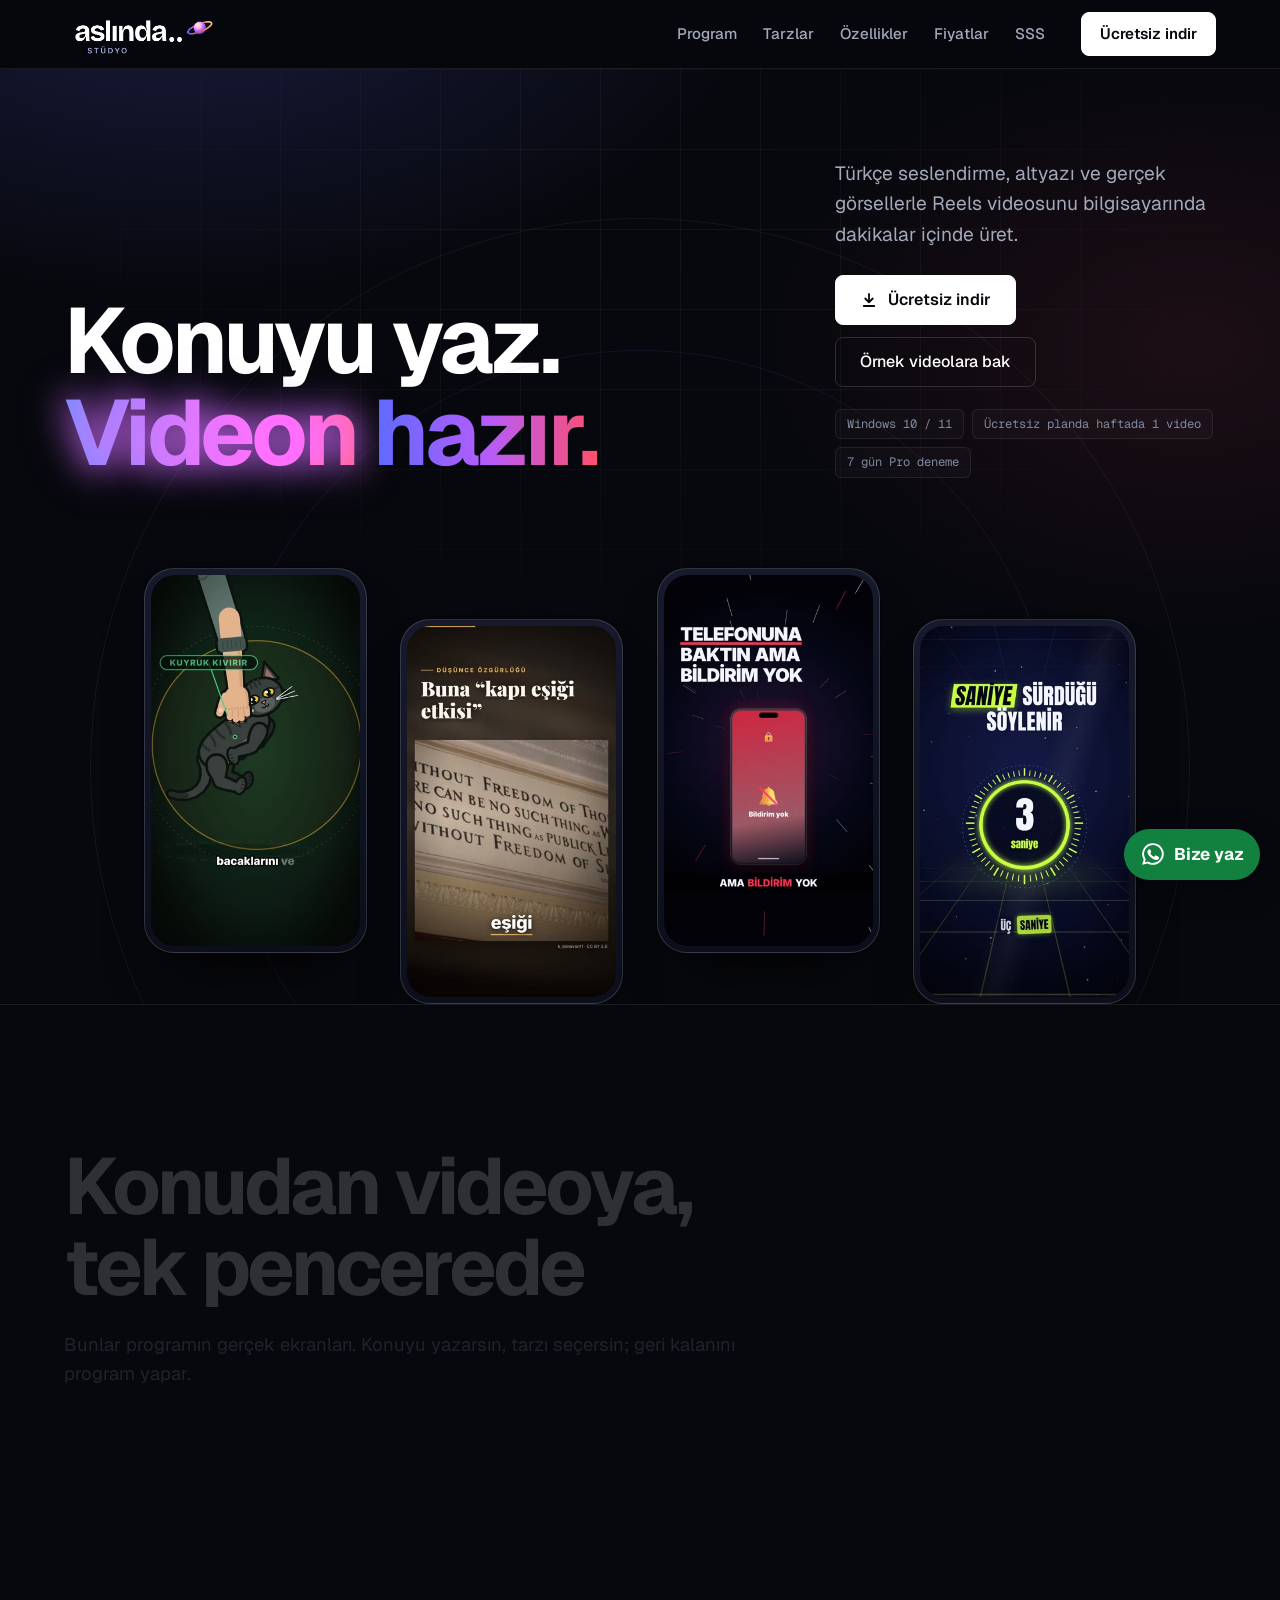
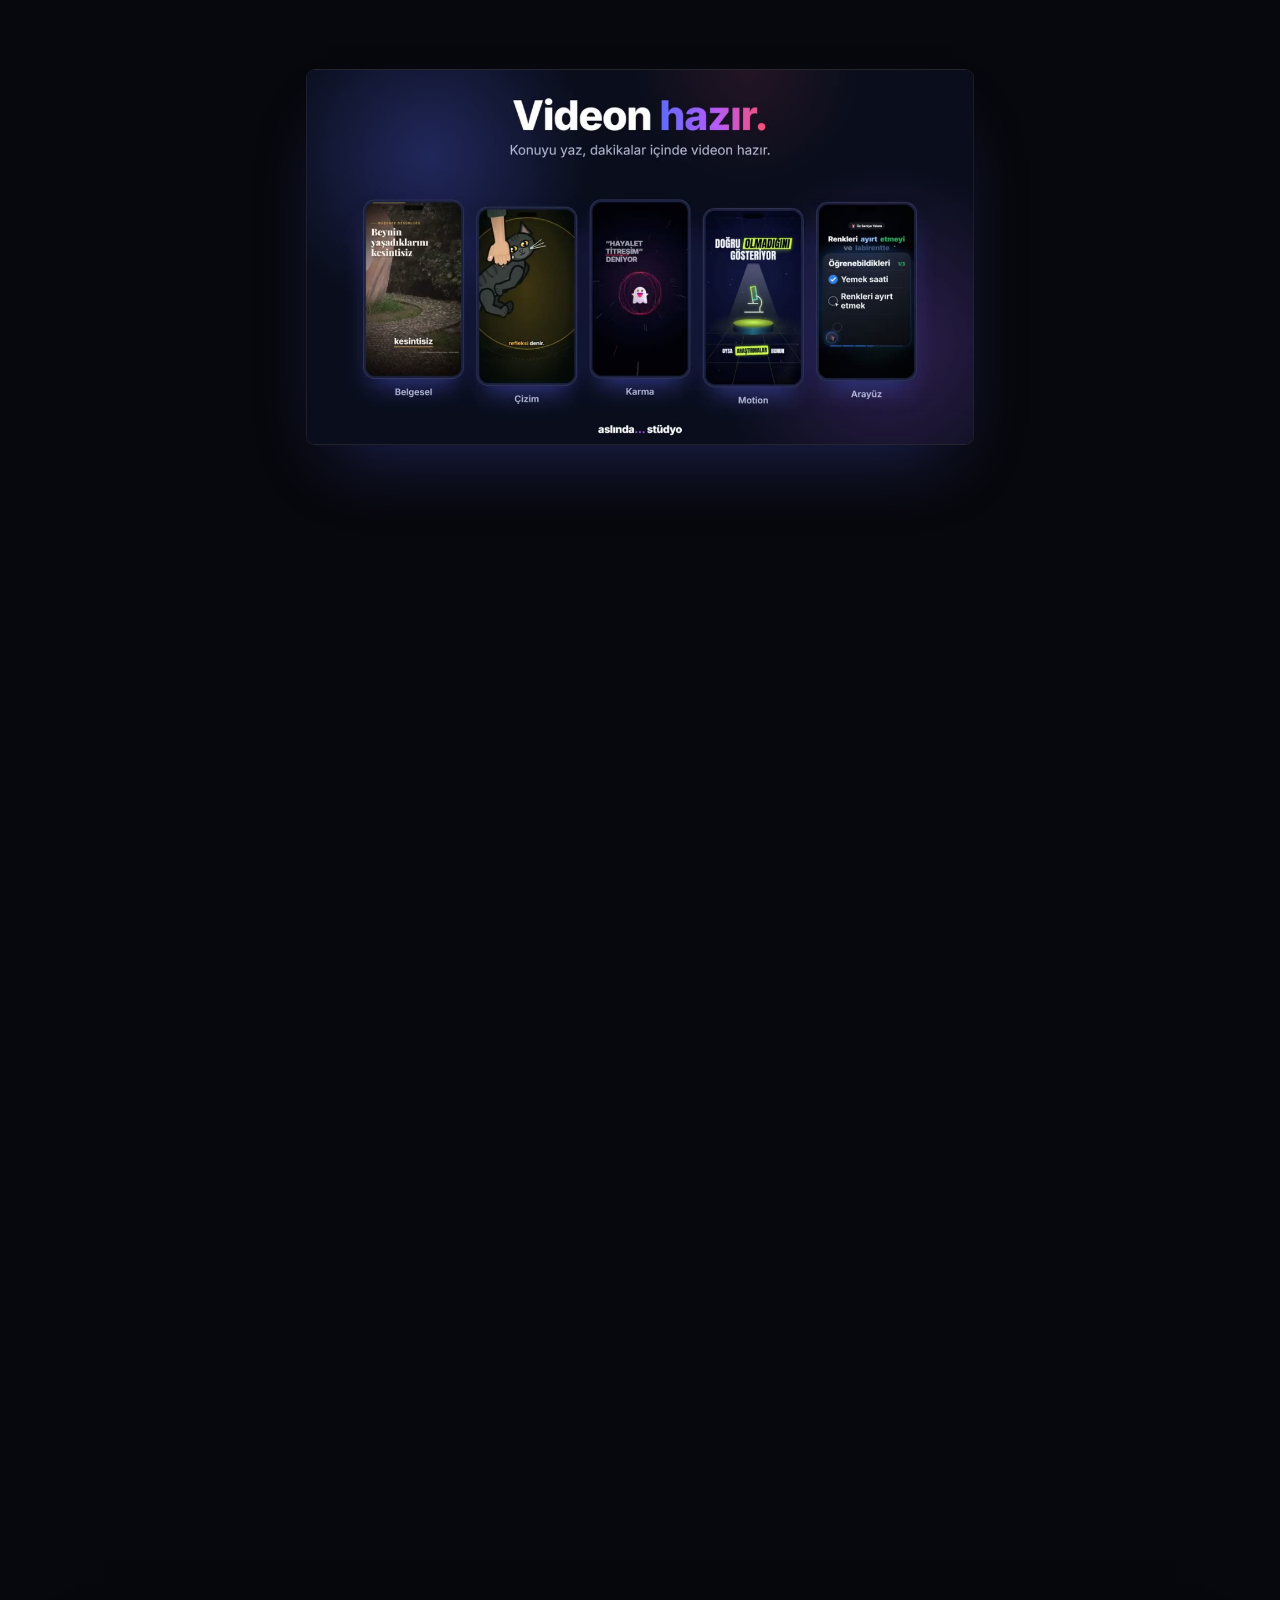
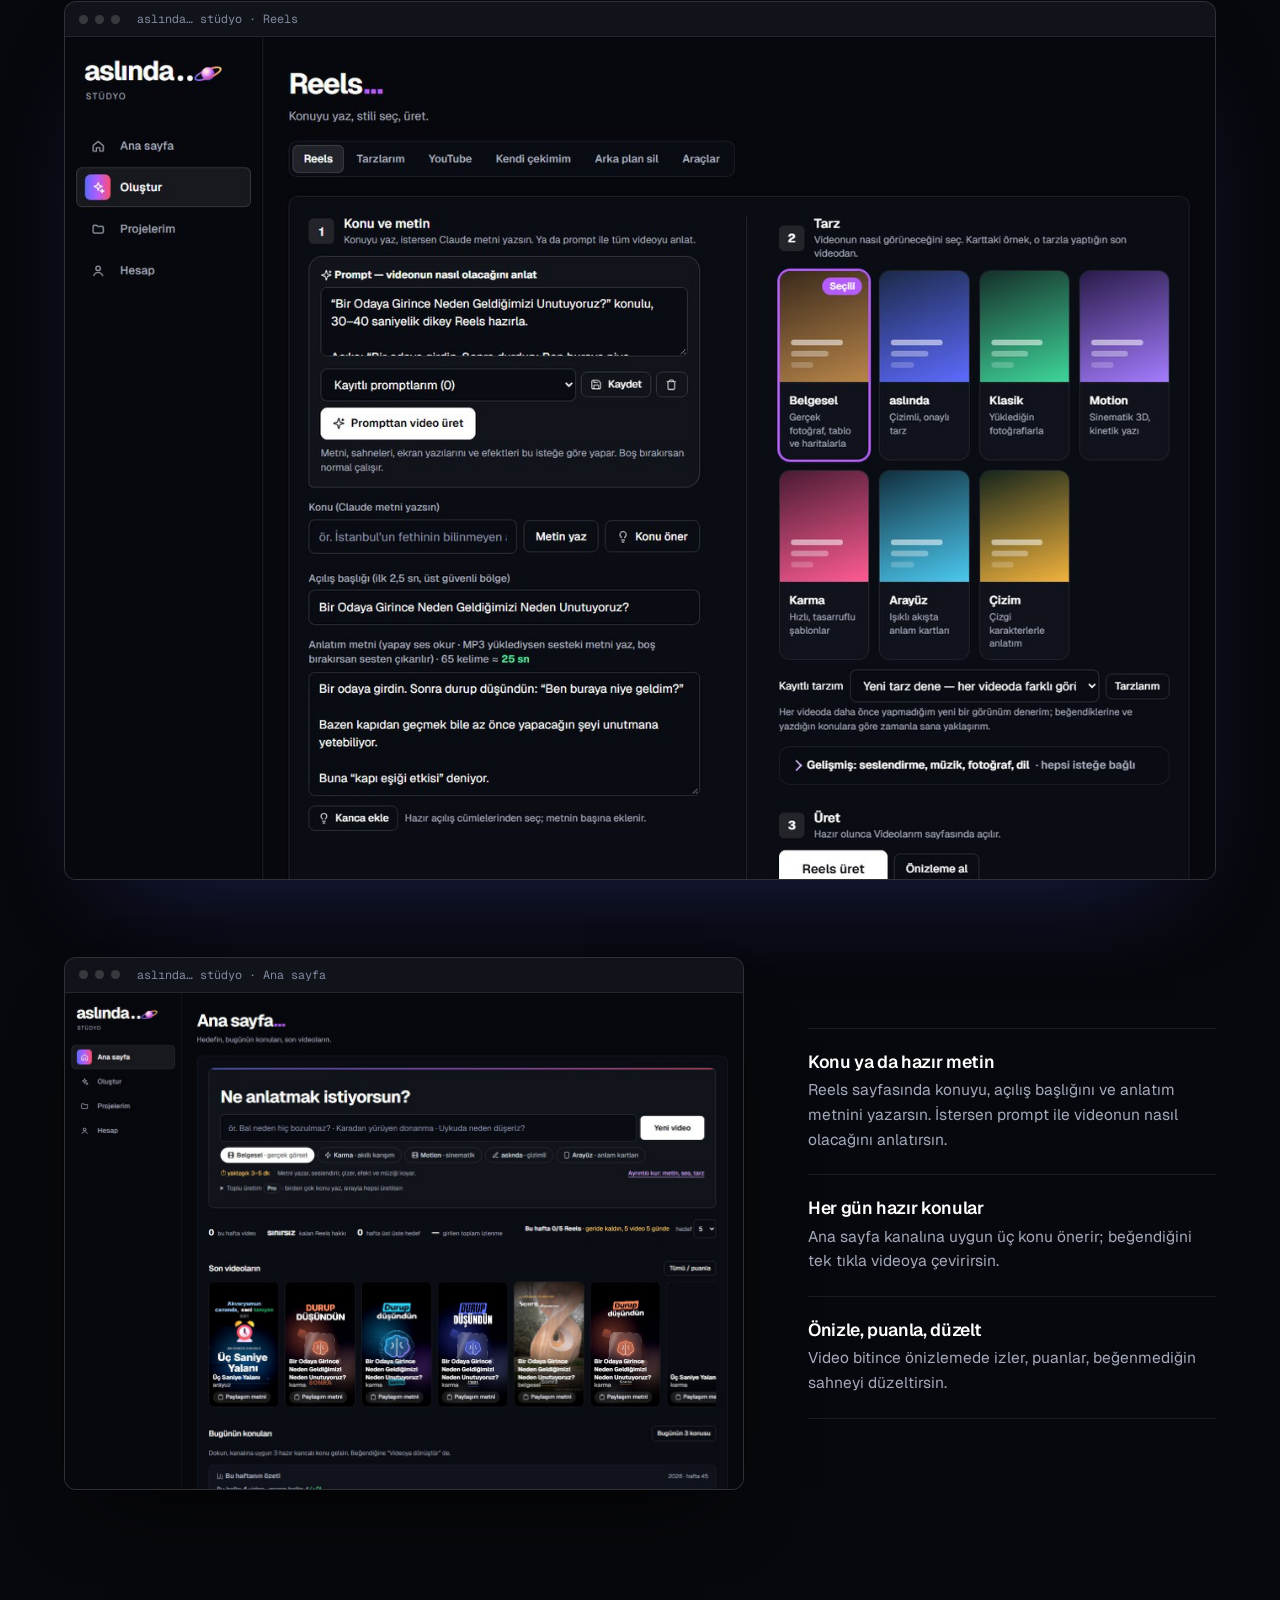
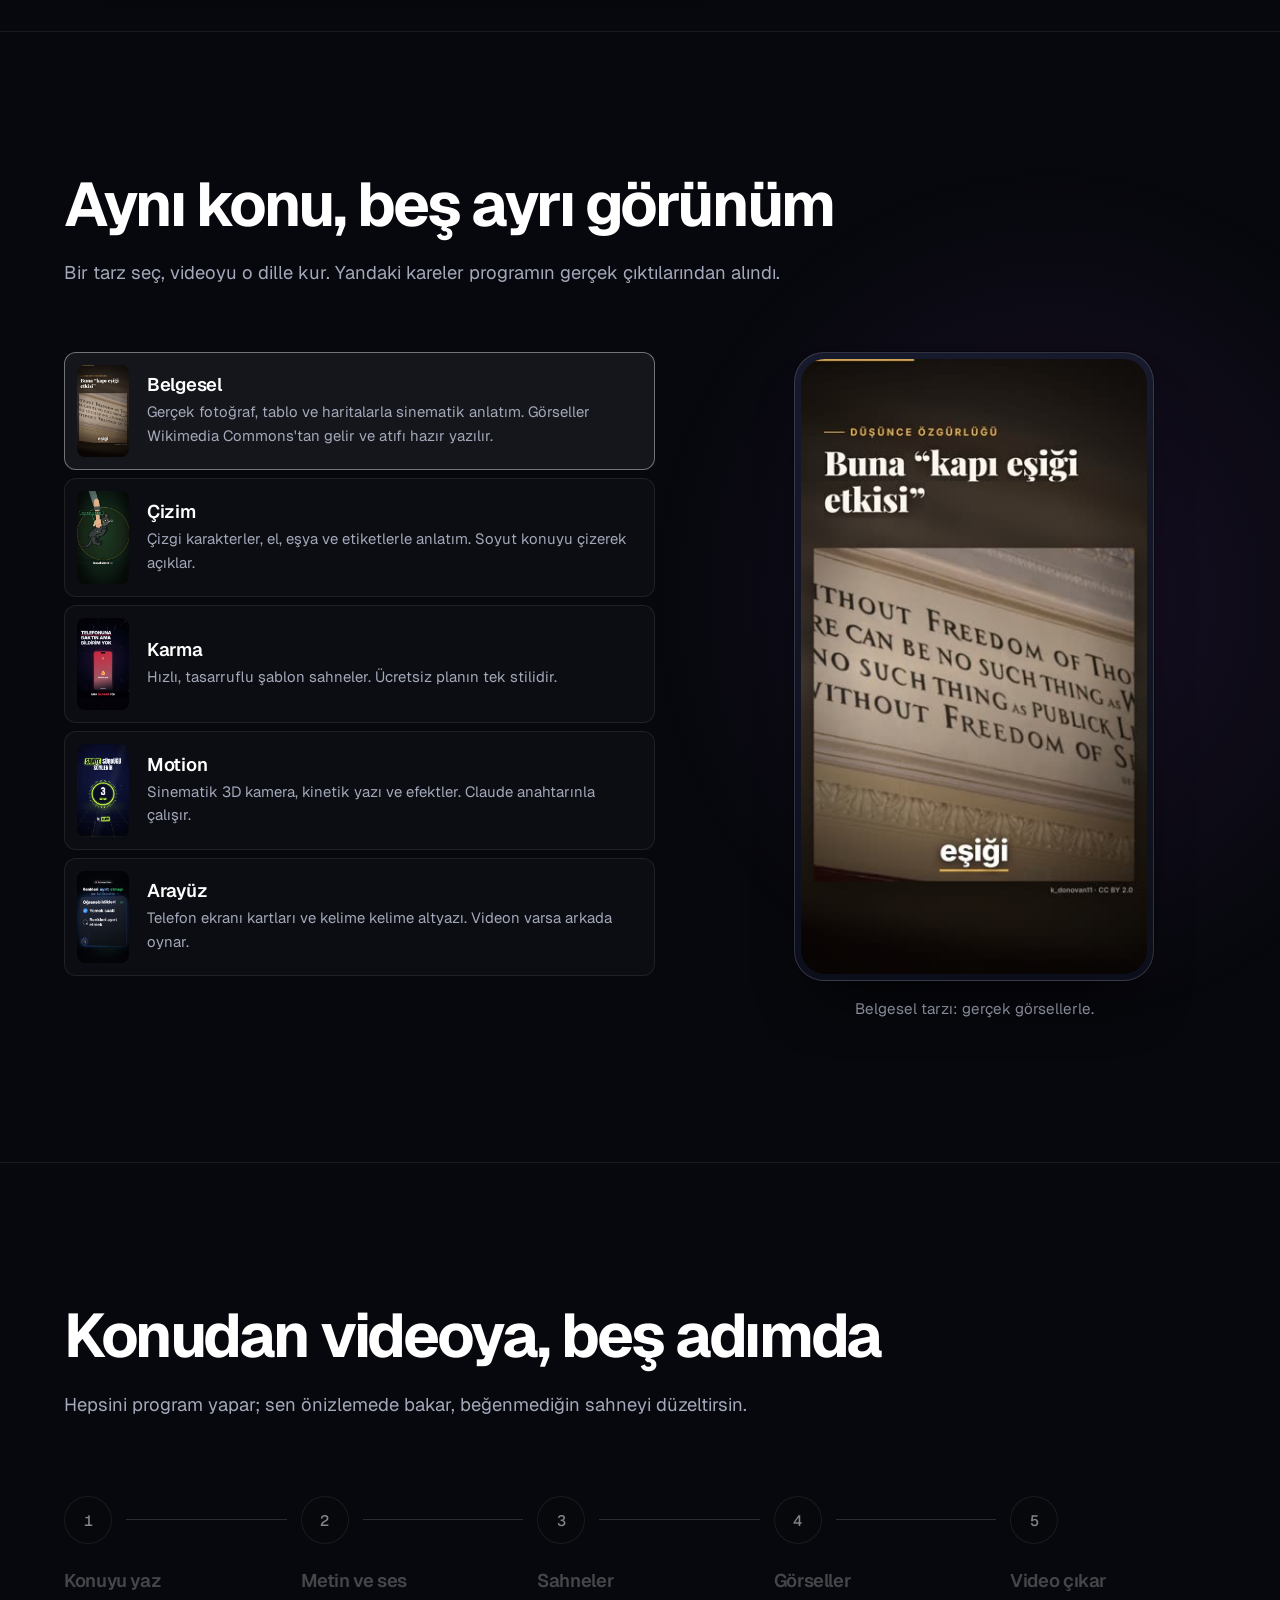
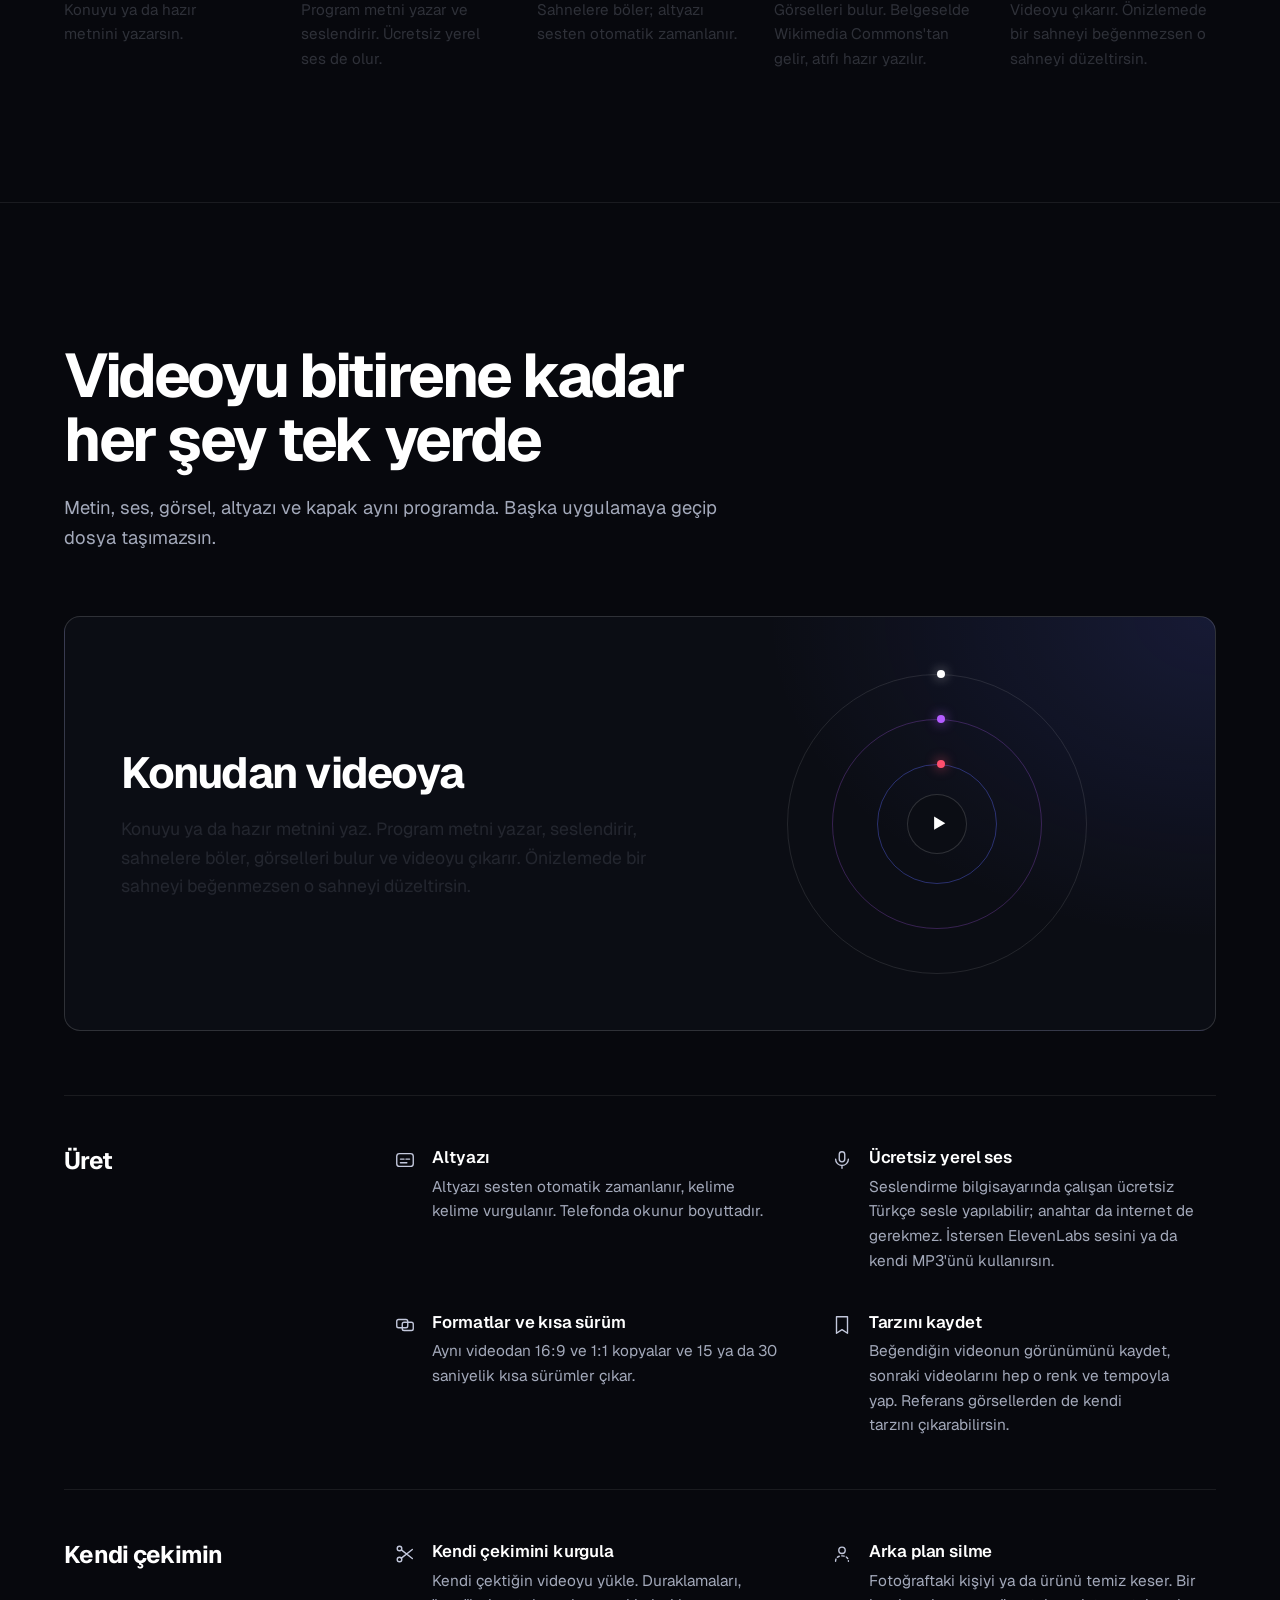
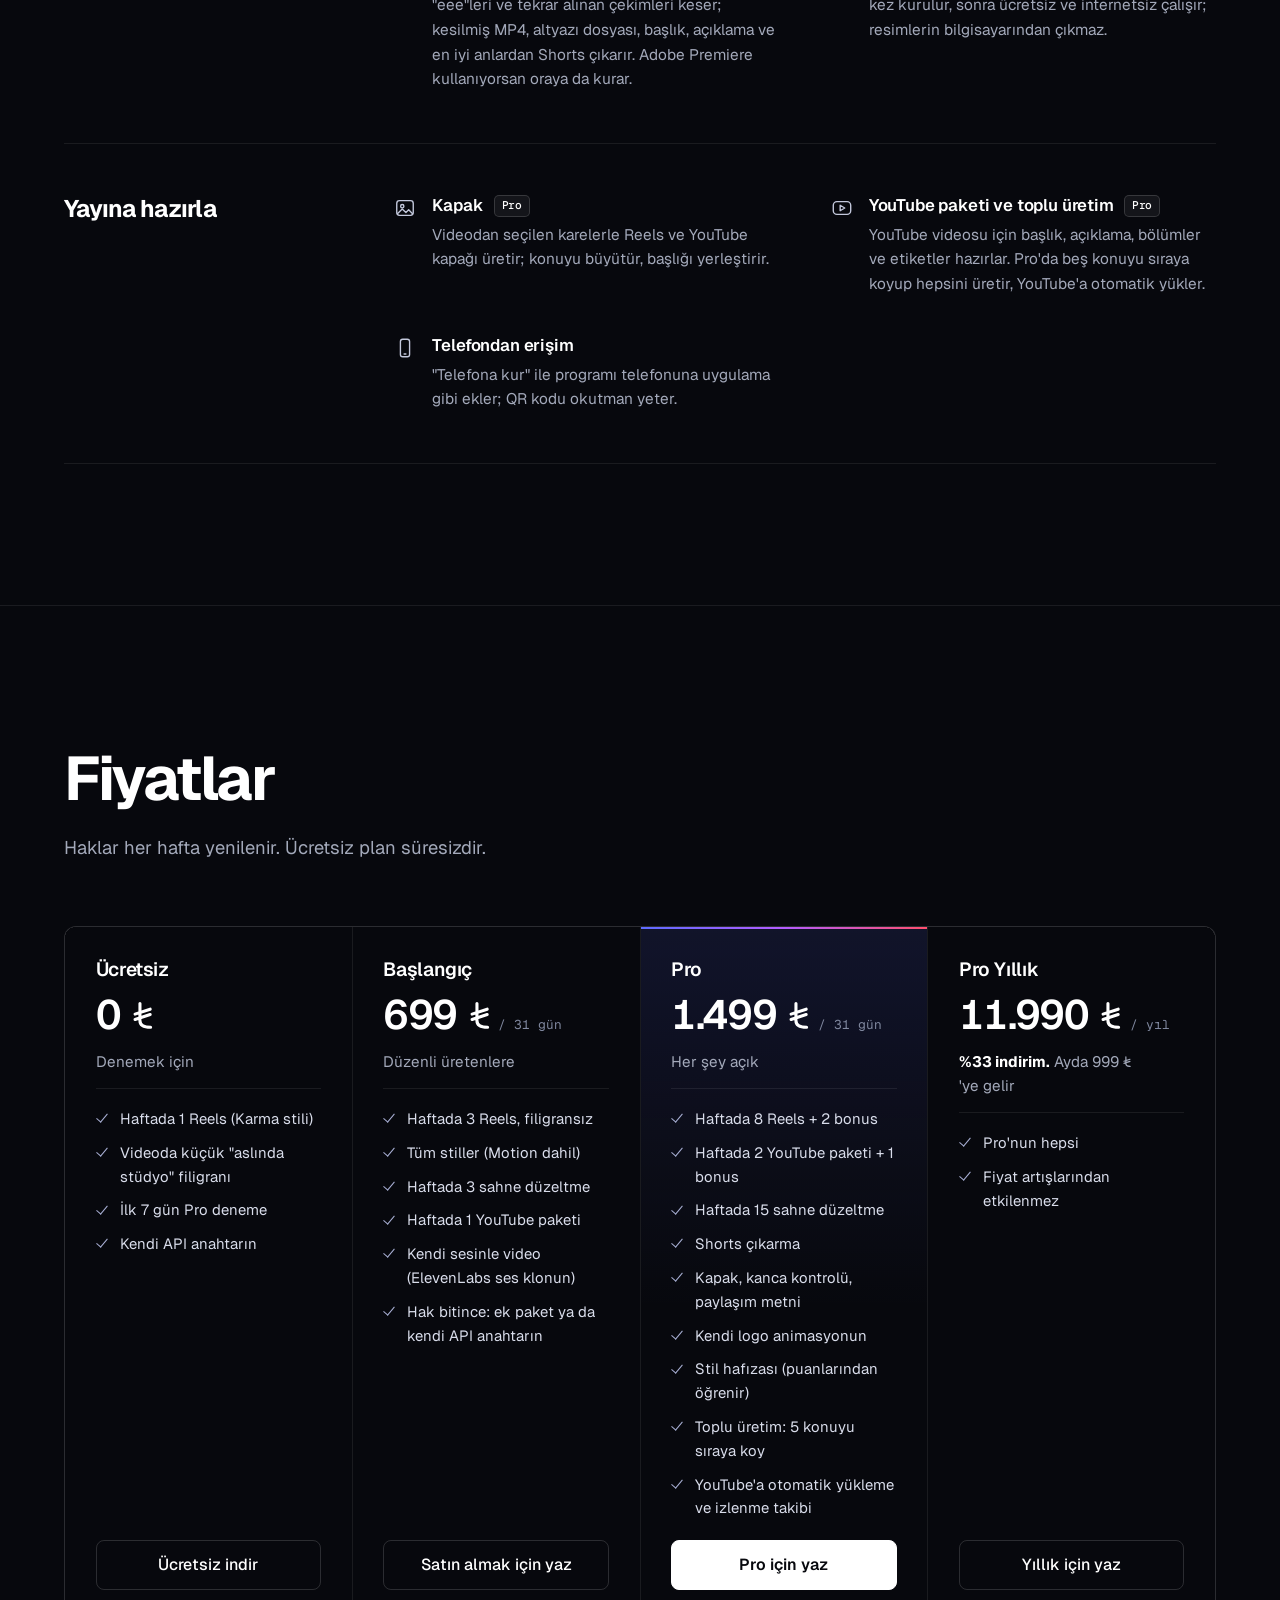
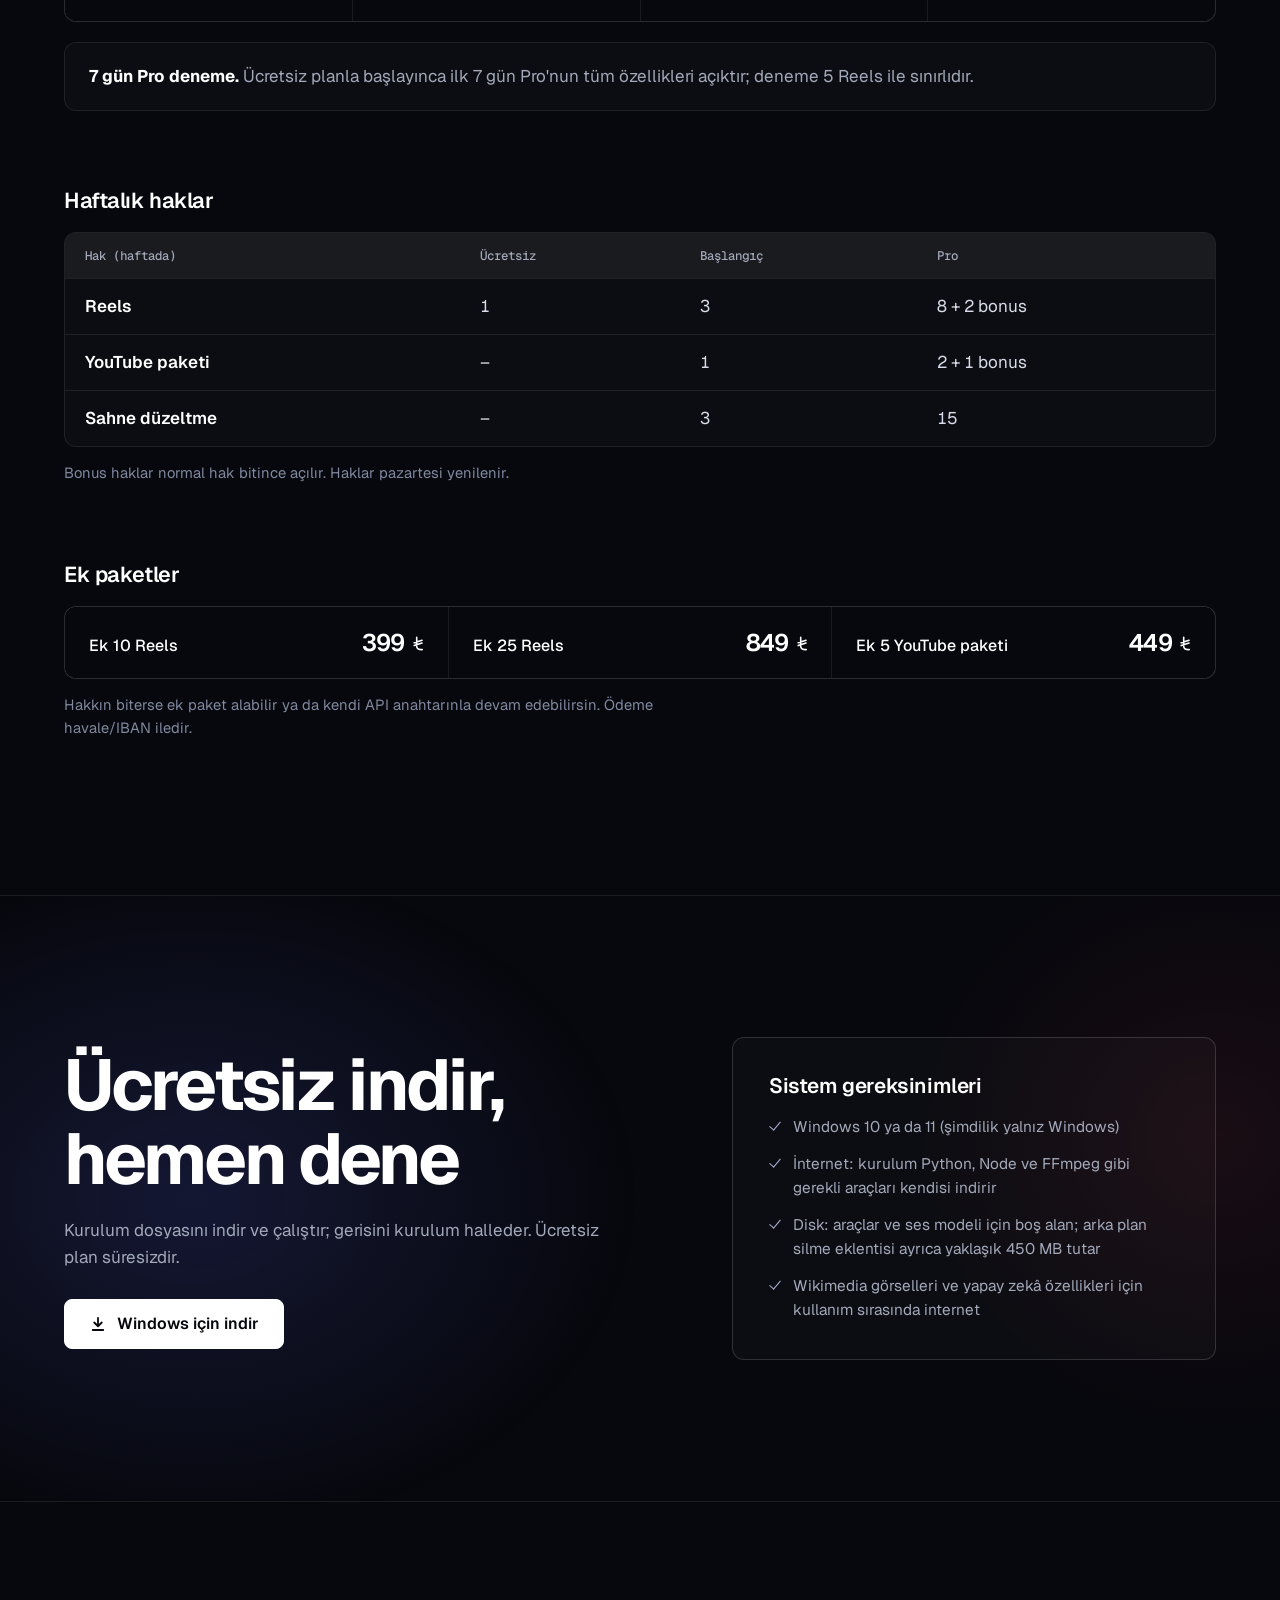
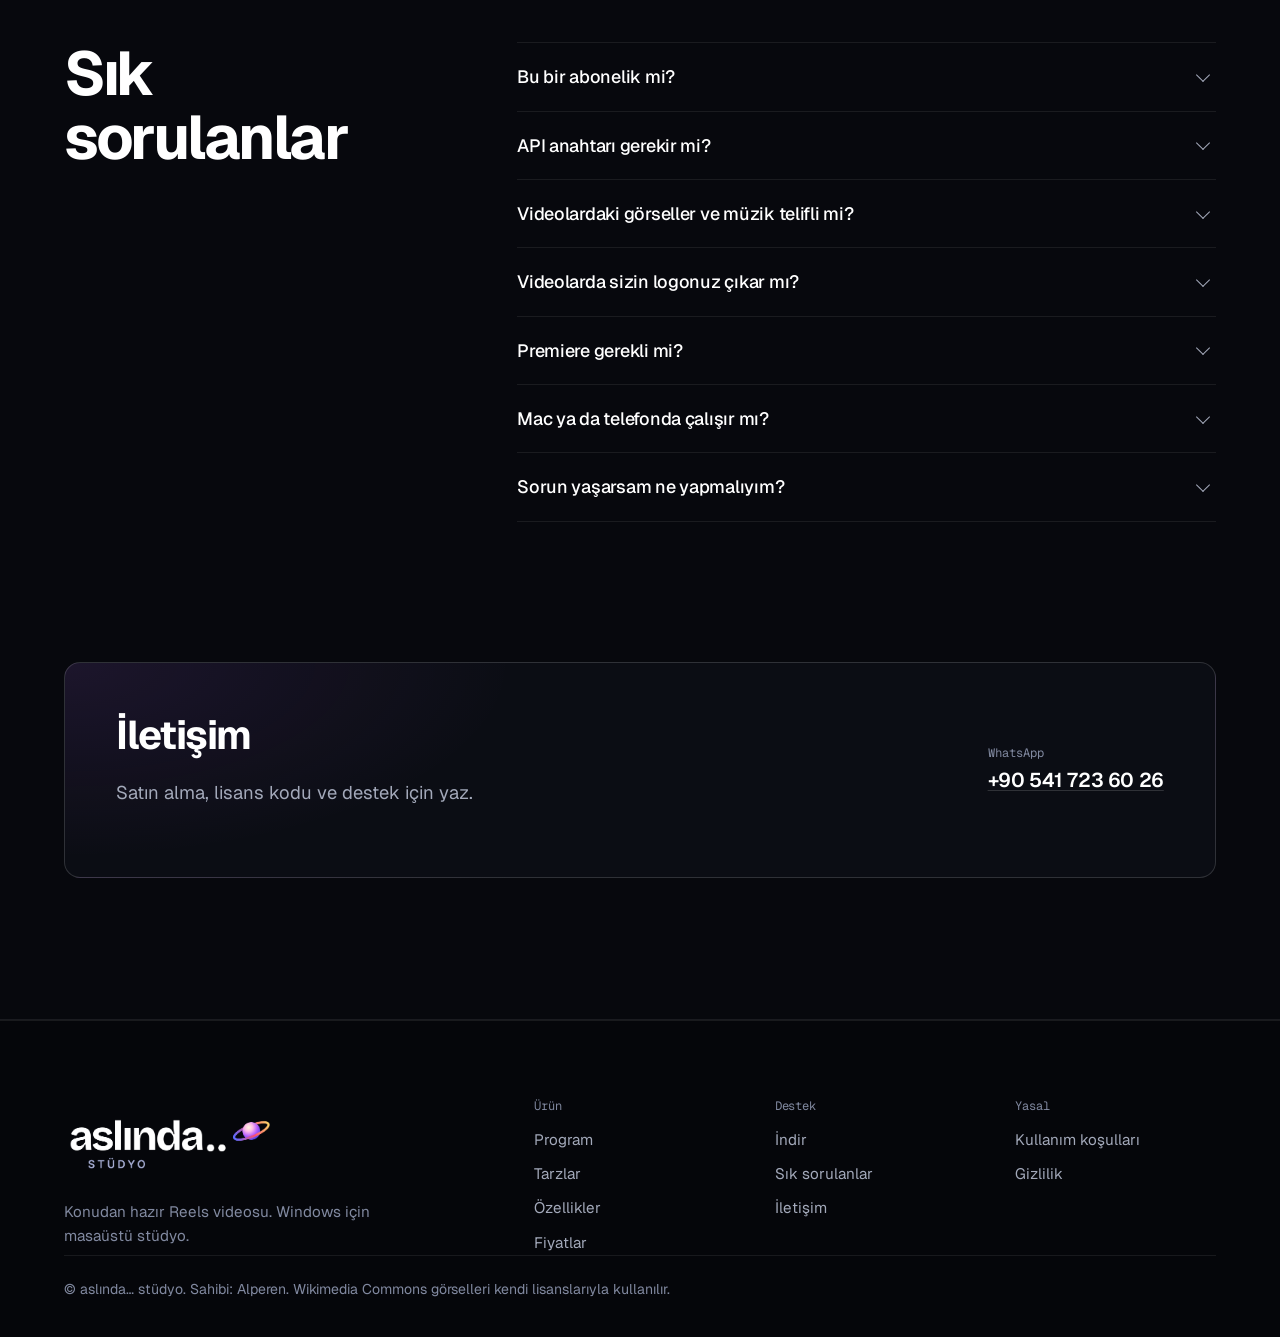
<file: index.html>
<!doctype html>
<html lang="tr">
<head>
<meta charset="utf-8">
<meta name="viewport" content="width=device-width,initial-scale=1">
<title>aslında… stüdyo | Konudan hazır Reels videosu</title>
<meta name="description" content="Konuyu yaz, Türkçe seslendirmeli, altyazılı, gerçek görselli Reels videon dakikalar içinde bilgisayarında hazır. Windows için masaüstü stüdyo.">
<meta name="theme-color" content="#07080d">
<link rel="icon" type="image/svg+xml" href="medya/marka/ikon.svg"><link rel="apple-touch-icon" href="medya/marka/ikon.png">

<link rel="stylesheet" href="font/font.css">

<link rel="stylesheet" href="stil.css">
</head>
<body>
<div class="loader" aria-hidden="true"><div class="loader-in"><img src="medya/marka/ikon.svg" alt="" width="96" height="96"><span class="loader-bar"></span></div></div><script src="gecis.js"></script>
<svg width="0" height="0" style="position:absolute" aria-hidden="true" focusable="false">
  <defs>
    <symbol id="tl" viewBox="0 0 10 14"><path d="M3.4 1.2V9.6Q3.4 12.8 8.6 12.8M1 6.4 8.4 4M1 9 8.4 6.6" fill="none" stroke="currentColor" stroke-width="1.5" stroke-linecap="round"/></symbol>
  </defs>
</svg>
<a class="skip" href="#icerik">İçeriğe geç</a>

<header class="top">
  <div class="wrap">
    <a class="logo" href="#top"><img src="medya/marka/logo.png" alt="aslında… stüdyo" width="1241" height="446"></a>
    <nav class="main" aria-label="Ana menü">
      <a href="#program">Program</a><a href="#tarzlar">Tarzlar</a><a href="#ozellikler">Özellikler</a><a href="#fiyat">Fiyatlar</a><a href="#sss">SSS</a>
    </nav>
    <a class="btn pri sm" href="https://github.com/Alperen12211/aslinda-site/releases/latest/download/aslinda-kurulum.exe" rel="noopener">Ücretsiz indir</a>
  </div>
  <i class="prog" id="prog" aria-hidden="true"></i>
</header>

<main id="icerik">
<section class="hero" aria-labelledby="h1" id="top">
  <div class="wrap hero-top">
    <h1 id="h1" data-words>Konuyu yaz.<br><span class="acc">Videon hazır.</span></h1>
    <div class="copy">
      <p class="lead">Türkçe seslendirme, altyazı ve gerçek görsellerle Reels videosunu bilgisayarında dakikalar içinde üret.</p>
      <div class="cta">
        <a class="btn pri" href="https://github.com/Alperen12211/aslinda-site/releases/latest/download/aslinda-kurulum.exe" rel="noopener"><svg viewBox="0 0 24 24" fill="none" stroke="currentColor" stroke-width="2.4" stroke-linecap="round" stroke-linejoin="round" aria-hidden="true"><path d="M12 4v11m0 0-5-5m5 5 5-5M5 20h14"/></svg>Ücretsiz indir</a>
        <a class="btn sec" href="#tarzlar">Örnek videolara bak</a>
      </div>
      <ul class="fine"><li>Windows 10 / 11</li><li>Ücretsiz planda haftada 1 video</li><li>7 gün Pro deneme</li></ul>
    </div>
  </div>
  <div class="stagebox">
    <div class="orbit" aria-hidden="true"><b></b><b></b><i></i><i></i></div>
    <div class="frieze" id="fan" role="group" aria-label="Programla üretilmiş örnek videolar">
      <figure class="ph" style="--i:0" aria-label="Çizim tarzı örnek video"><div class="vid"><video muted loop playsinline preload="metadata" poster="medya/cizim.jpg" data-autoplay><source src="medya/cizim.mp4" type="video/mp4"></video></div></figure>
      <figure class="ph" style="--i:1" aria-label="Belgesel tarzı örnek video"><div class="vid"><video muted loop playsinline preload="metadata" poster="medya/belgesel.jpg" data-autoplay><source src="medya/belgesel.mp4" type="video/mp4"></video></div></figure>
      <figure class="ph" style="--i:2" aria-label="Karma tarzı örnek video"><div class="vid"><video muted loop playsinline preload="metadata" poster="medya/karma.jpg" data-autoplay><source src="medya/karma.mp4" type="video/mp4"></video></div></figure>
      <figure class="ph" style="--i:3" aria-label="Motion tarzı örnek video"><div class="vid"><video muted loop playsinline preload="metadata" poster="medya/motion.jpg" data-autoplay><source src="medya/motion.mp4" type="video/mp4"></video></div></figure>
    </div>
  </div>
</section>
<div class="band" aria-hidden="true"></div>

<section id="program" class="sec" aria-labelledby="h-prog">
  <div class="wrap">
    <div class="shead">
      <h2 id="h-prog" data-scrub>Konudan videoya, tek pencerede</h2>
      <p class="lede" data-scrub>Bunlar programın gerçek ekranları. Konuyu yazarsın, tarzı seçersin; geri kalanını program yapar.</p>
    </div>
  </div>
  <div class="scene" data-scene><div class="scene-in">
    <figure class="demo" aria-label="Konuyu yazıp videonun hazırlanmasını gösteren kısa tanıtım">
      <video muted loop playsinline preload="metadata" poster="medya/demo.jpg" width="1280" height="720" data-autoplay aria-label="Tanıtım videosu: konuyu yaz, Video oluştur'a bas, videon hazır"><source src="medya/demo.mp4" type="video/mp4"></video>
    </figure>
  </div></div>
  <div class="wrap">
    <figure class="win big rv">
      <div class="bar" aria-hidden="true"><span></span><span></span><span></span><em>aslında… stüdyo · Reels</em></div>
      <a class="shot" href="medya/arayuz-reels.jpg" target="_blank" rel="noopener"><img src="medya/arayuz-reels.jpg" width="1366" height="1000" alt="Programın Reels sayfası: video stili, prompt, konu, açılış başlığı ve anlatım metni alanları"></a>
    </figure>
    <div class="duo">
      <figure class="win rv">
        <div class="bar" aria-hidden="true"><span></span><span></span><span></span><em>aslında… stüdyo · Ana sayfa</em></div>
        <a class="shot" href="medya/arayuz-bugun.jpg" target="_blank" rel="noopener"><img src="medya/arayuz-bugun.jpg" width="1366" height="620" alt="Programın Ana sayfası: Ne anlatmak istiyorsun alanı, bugünün konuları ve son videolar"></a>
      </figure>
      <ul class="pts rv" style="--d:.1s">
        <li><h3>Konu ya da hazır metin</h3><p>Reels sayfasında konuyu, açılış başlığını ve anlatım metnini yazarsın. İstersen prompt ile videonun nasıl olacağını anlatırsın.</p></li>
        <li><h3>Her gün hazır konular</h3><p>Ana sayfa kanalına uygun üç konu önerir; beğendiğini tek tıkla videoya çevirirsin.</p></li>
        <li><h3>Önizle, puanla, düzelt</h3><p>Video bitince önizlemede izler, puanlar, beğenmediğin sahneyi düzeltirsin.</p></li>
      </ul>
    </div>
  </div>
</section>
<div class="band" aria-hidden="true"></div>

<section id="tarzlar" class="sec show" aria-labelledby="h-tarz">
  <div class="wrap">
    <div class="shead">
      <h2 id="h-tarz" class="rv">Aynı konu, beş ayrı görünüm</h2>
      <p class="lede rv" style="--d:.1s">Bir tarz seç, videoyu o dille kur. Yandaki kareler programın gerçek çıktılarından alındı.</p>
    </div>
    <div class="show-grid">
      <div class="styles" role="tablist" aria-label="Video tarzları">
        <button role="tab" aria-controls="stage" aria-selected="true" data-k="belgesel"><i class="th" style="background-image:url(medya/belgesel.jpg)"></i><b>Belgesel</b><span class="d">Gerçek fotoğraf, tablo ve haritalarla sinematik anlatım. Görseller Wikimedia Commons'tan gelir ve atıfı hazır yazılır.</span></button>
        <button role="tab" aria-controls="stage" tabindex="-1" aria-selected="false" data-k="cizim"><i class="th" style="background-image:url(medya/cizim.jpg)"></i><b>Çizim</b><span class="d">Çizgi karakterler, el, eşya ve etiketlerle anlatım. Soyut konuyu çizerek açıklar.</span></button>
        <button role="tab" aria-controls="stage" tabindex="-1" aria-selected="false" data-k="karma"><i class="th" style="background-image:url(medya/karma.jpg)"></i><b>Karma</b><span class="d">Hızlı, tasarruflu şablon sahneler. Ücretsiz planın tek stilidir.</span></button>
        <button role="tab" aria-controls="stage" tabindex="-1" aria-selected="false" data-k="motion"><i class="th" style="background-image:url(medya/motion.jpg)"></i><b>Motion</b><span class="d">Sinematik 3D kamera, kinetik yazı ve efektler. Claude anahtarınla çalışır.</span></button>
        <button role="tab" aria-controls="stage" tabindex="-1" aria-selected="false" data-k="arayuz"><i class="th" style="background-image:url(medya/arayuz.jpg)"></i><b>Arayüz</b><span class="d">Telefon ekranı kartları ve kelime kelime altyazı. Videon varsa arkada oynar.</span></button>
      </div>
      <div class="stage">
        <div id="stage"></div>
        <p class="cap-t" id="cap" aria-live="polite"></p>
      </div>
    </div>
  </div>
</section>
<div class="band" aria-hidden="true"></div>

<section id="surec" class="sec" aria-labelledby="h-surec">
  <div class="wrap">
    <div class="shead">
      <h2 id="h-surec" class="rv">Konudan videoya, beş adımda</h2>
      <p class="lede rv" style="--d:.1s">Hepsini program yapar; sen önizlemede bakar, beğenmediğin sahneyi düzeltirsin.</p>
    </div>
    <ol class="steps" data-seq>
      <li><span class="nb">1</span><div><h3>Konuyu yaz</h3><p>Konuyu ya da hazır metnini yazarsın.</p></div></li>
      <li><span class="nb">2</span><div><h3>Metin ve ses</h3><p>Program metni yazar ve seslendirir. Ücretsiz yerel ses de olur.</p></div></li>
      <li><span class="nb">3</span><div><h3>Sahneler</h3><p>Sahnelere böler; altyazı sesten otomatik zamanlanır.</p></div></li>
      <li><span class="nb">4</span><div><h3>Görseller</h3><p>Görselleri bulur. Belgeselde Wikimedia Commons'tan gelir, atıfı hazır yazılır.</p></div></li>
      <li><span class="nb">5</span><div><h3>Video çıkar</h3><p>Videoyu çıkarır. Önizlemede bir sahneyi beğenmezsen o sahneyi düzeltirsin.</p></div></li>
    </ol>
  </div>
</section>
<div class="band" aria-hidden="true"></div>

<section id="ozellikler" class="sec" aria-labelledby="h-oz">
  <div class="wrap">
    <div class="shead">
      <h2 id="h-oz" class="rv">Videoyu bitirene kadar her şey tek yerde</h2>
      <p class="lede rv" style="--d:.1s">Metin, ses, görsel, altyazı ve kapak aynı programda. Başka uygulamaya geçip dosya taşımazsın.</p>
    </div>

    <article class="lead-f rv">
      <div class="lf-copy">
        <h3>Konudan videoya</h3>
        <p data-scrub>Konuyu ya da hazır metnini yaz. Program metni yazar, seslendirir, sahnelere böler, görselleri bulur ve videoyu çıkarır. Önizlemede bir sahneyi beğenmezsen o sahneyi düzeltirsin.</p>
      </div>
      <div class="lf-art" aria-hidden="true"><div class="ring r1"></div><div class="ring r2"></div><div class="ring r3"></div><i class="dot d1"></i><i class="dot d2"></i><i class="dot d3"></i><div class="core"><svg viewBox="0 0 24 24"><path d="M8 5.5v13l11-6.5z"/></svg></div></div>
    </article>

    <div class="groups">
      <section class="grp rv" aria-labelledby="g1">
        <h3 id="g1">Üret</h3>
        <ul class="flist">
          <li><svg viewBox="0 0 24 24" aria-hidden="true"><rect x="3" y="5" width="18" height="14" rx="3"/><path d="M7 11h4M13 11h4M7 15h7"/></svg><div><h4>Altyazı</h4><p>Altyazı sesten otomatik zamanlanır, kelime kelime vurgulanır. Telefonda okunur boyuttadır.</p></div></li>
          <li><svg viewBox="0 0 24 24" aria-hidden="true"><rect x="9" y="3" width="6" height="11" rx="3"/><path d="M5 11a7 7 0 0 0 14 0M12 18v3"/></svg><div><h4>Ücretsiz yerel ses</h4><p>Seslendirme bilgisayarında çalışan ücretsiz Türkçe sesle yapılabilir; anahtar da internet de gerekmez. İstersen ElevenLabs sesini ya da kendi MP3'ünü kullanırsın.</p></div></li>
          <li><svg viewBox="0 0 24 24" aria-hidden="true"><rect x="3" y="6" width="12" height="9" rx="2"/><rect x="9" y="9" width="12" height="9" rx="2"/></svg><div><h4>Formatlar ve kısa sürüm</h4><p>Aynı videodan 16:9 ve 1:1 kopyalar ve 15 ya da 30 saniyelik kısa sürümler çıkar.</p></div></li>
          <li><svg viewBox="0 0 24 24" aria-hidden="true"><path d="M6 3h12v18l-6-4-6 4z"/></svg><div><h4>Tarzını kaydet</h4><p>Beğendiğin videonun görünümünü kaydet, sonraki videolarını hep o renk ve tempoyla yap. Referans görsellerden de kendi tarzını çıkarabilirsin.</p></div></li>
        </ul>
      </section>
      <section class="grp rv" aria-labelledby="g2">
        <h3 id="g2">Kendi çekimin</h3>
        <ul class="flist">
          <li><svg viewBox="0 0 24 24" aria-hidden="true"><circle cx="6" cy="6" r="2.5"/><circle cx="6" cy="18" r="2.5"/><path d="M8 7.5 20 17M8 16.5 20 7"/></svg><div><h4>Kendi çekimini kurgula</h4><p>Kendi çektiğin videoyu yükle. Duraklamaları, "eee"leri ve tekrar alınan çekimleri keser; kesilmiş MP4, altyazı dosyası, başlık, açıklama ve en iyi anlardan Shorts çıkarır. Adobe Premiere kullanıyorsan oraya da kurar.</p></div></li>
          <li><svg viewBox="0 0 24 24" aria-hidden="true"><circle cx="12" cy="8" r="3.5"/><path d="M5 20c0-4 3-6 7-6s7 2 7 6" stroke-dasharray="2.5 2.5"/></svg><div><h4>Arka plan silme</h4><p>Fotoğraftaki kişiyi ya da ürünü temiz keser. Bir kez kurulur, sonra ücretsiz ve internetsiz çalışır; resimlerin bilgisayarından çıkmaz.</p></div></li>
        </ul>
      </section>
      <section class="grp rv" aria-labelledby="g3">
        <h3 id="g3">Yayına hazırla</h3>
        <ul class="flist">
          <li><svg viewBox="0 0 24 24" aria-hidden="true"><rect x="3" y="4" width="18" height="16" rx="3"/><circle cx="9" cy="10" r="1.8"/><path d="m4 18 5-5 4 4 3-3 4 4"/></svg><div><h4>Kapak <span class="tag">Pro</span></h4><p>Videodan seçilen karelerle Reels ve YouTube kapağı üretir; konuyu büyütür, başlığı yerleştirir.</p></div></li>
          <li><svg viewBox="0 0 24 24" aria-hidden="true"><rect x="2.5" y="5" width="19" height="14" rx="4"/><path d="m10 9 5 3-5 3z"/></svg><div><h4>YouTube paketi ve toplu üretim <span class="tag">Pro</span></h4><p>YouTube videosu için başlık, açıklama, bölümler ve etiketler hazırlar. Pro'da beş konuyu sıraya koyup hepsini üretir, YouTube'a otomatik yükler.</p></div></li>
          <li><svg viewBox="0 0 24 24" aria-hidden="true"><rect x="7" y="2.5" width="10" height="19" rx="2.5"/><path d="M11 18.5h2"/></svg><div><h4>Telefondan erişim</h4><p>"Telefona kur" ile programı telefonuna uygulama gibi ekler; QR kodu okutman yeter.</p></div></li>
        </ul>
      </section>
    </div>
  </div>
</section>
<div class="band" aria-hidden="true"></div>

<section id="fiyat" class="sec" aria-labelledby="h-fiyat">
  <div class="wrap">
    <div class="shead">
      <h2 id="h-fiyat" class="rv">Fiyatlar</h2>
      <p class="lede rv" style="--d:.1s">Haklar her hafta yenilenir. Ücretsiz plan süresizdir.</p>
    </div>
    <div class="plans">
      <article class="plan rv"><h3>Ücretsiz</h3><div class="price"><span class="num" data-to="0">0</span> <svg class="lira" viewBox="0 0 10 14" aria-label="TL" role="img"><use href="#tl"/></svg></div><p class="sub">Denemek için</p>
        <ul><li>Haftada 1 Reels (Karma stili)</li><li>Videoda küçük "aslında stüdyo" filigranı</li><li>İlk 7 gün Pro deneme</li><li>Kendi API anahtarın</li></ul>
        <a class="btn" href="#indir">Ücretsiz indir</a></article>
      <article class="plan rv" style="--d:.08s"><h3>Başlangıç</h3><div class="price"><span class="num" data-to="699">699</span> <svg class="lira" viewBox="0 0 10 14" aria-label="TL" role="img"><use href="#tl"/></svg><small> / 31 gün</small></div><p class="sub">Düzenli üretenlere</p>
        <ul><li>Haftada 3 Reels, filigransız</li><li>Tüm stiller (Motion dahil)</li><li>Haftada 3 sahne düzeltme</li><li>Haftada 1 YouTube paketi</li><li>Kendi sesinle video (ElevenLabs ses klonun)</li><li>Hak bitince: ek paket ya da kendi API anahtarın</li></ul>
        <a class="btn" href="#iletisim">Satın almak için yaz</a></article>
      <article class="plan best rv" style="--d:.16s"><h3>Pro</h3><div class="price"><span class="num" data-to="1499">1.499</span> <svg class="lira" viewBox="0 0 10 14" aria-label="TL" role="img"><use href="#tl"/></svg><small> / 31 gün</small></div><p class="sub">Her şey açık</p>
        <ul><li>Haftada 8 Reels + 2 bonus</li><li>Haftada 2 YouTube paketi + 1 bonus</li><li>Haftada 15 sahne düzeltme</li><li>Shorts çıkarma</li><li>Kapak, kanca kontrolü, paylaşım metni</li><li>Kendi logo animasyonun</li><li>Stil hafızası (puanlarından öğrenir)</li><li>Toplu üretim: 5 konuyu sıraya koy</li><li>YouTube'a otomatik yükleme ve izlenme takibi</li></ul>
        <a class="btn pri" href="#iletisim">Pro için yaz</a></article>
      <article class="plan rv" style="--d:.24s"><h3>Pro Yıllık</h3><div class="price"><span class="num" data-to="11990">11.990</span> <svg class="lira" viewBox="0 0 10 14" aria-label="TL" role="img"><use href="#tl"/></svg><small> / yıl</small></div><p class="sub"><b>%33 indirim.</b> Ayda 999 <svg class="lira" viewBox="0 0 10 14" aria-label="TL" role="img"><use href="#tl"/></svg>'ye gelir</p>
        <ul><li>Pro'nun hepsi</li><li>Fiyat artışlarından etkilenmez</li></ul>
        <a class="btn" href="#iletisim">Yıllık için yaz</a></article>
    </div>

    <div class="trial rv"><p><b>7 gün Pro deneme.</b> Ücretsiz planla başlayınca ilk 7 gün Pro'nun tüm özellikleri açıktır; deneme 5 Reels ile sınırlıdır.</p></div>

    <h3 class="subhead rv">Haftalık haklar</h3>
    <div class="tablewrap rv"><table>
      <thead><tr><th>Hak (haftada)</th><th>Ücretsiz</th><th>Başlangıç</th><th>Pro</th></tr></thead>
      <tbody>
        <tr><th>Reels</th><td>1</td><td>3</td><td>8 + 2 bonus</td></tr>
        <tr><th>YouTube paketi</th><td>–</td><td>1</td><td>2 + 1 bonus</td></tr>
        <tr><th>Sahne düzeltme</th><td>–</td><td>3</td><td>15</td></tr>
      </tbody></table></div>
    <p class="note">Bonus haklar normal hak bitince açılır. Haklar pazartesi yenilenir.</p>

    <h3 class="subhead rv">Ek paketler</h3>
    <div class="packs">
      <div class="pack rv"><b>Ek 10 Reels</b><span><i class="num" data-to="399">399</i> <svg class="lira" viewBox="0 0 10 14" aria-label="TL" role="img"><use href="#tl"/></svg></span></div>
      <div class="pack rv" style="--d:.08s"><b>Ek 25 Reels</b><span><i class="num" data-to="849">849</i> <svg class="lira" viewBox="0 0 10 14" aria-label="TL" role="img"><use href="#tl"/></svg></span></div>
      <div class="pack rv" style="--d:.16s"><b>Ek 5 YouTube paketi</b><span><i class="num" data-to="449">449</i> <svg class="lira" viewBox="0 0 10 14" aria-label="TL" role="img"><use href="#tl"/></svg></span></div>
    </div>
    <p class="note">Hakkın biterse ek paket alabilir ya da kendi API anahtarınla devam edebilirsin. Ödeme havale/IBAN iledir.
    <!-- TODO (sahip): ödeme yöntemi ve fiyatların son halini onayla; fiyatlar kurgu/lisans.py'den alındı. --></p>
  </div>
</section>
<div class="band" aria-hidden="true"></div>

<section id="indir" class="sec" aria-labelledby="h-indir">
  <div class="wrap dl">
    <div>
      <h2 id="h-indir" class="rv">Ücretsiz indir, hemen dene</h2>
      <p class="rv" style="margin-top:20px;--d:.1s">Kurulum dosyasını indir ve çalıştır; gerisini kurulum halleder. Ücretsiz plan süresizdir.</p>
      <div class="cta rv" style="--d:.2s">
        <a class="btn pri" href="https://github.com/Alperen12211/aslinda-site/releases/latest/download/aslinda-kurulum.exe" rel="noopener"><svg viewBox="0 0 24 24" fill="none" stroke="currentColor" stroke-width="2.4" stroke-linecap="round" stroke-linejoin="round" aria-hidden="true"><path d="M12 4v11m0 0-5-5m5 5 5-5M5 20h14"/></svg>Windows için indir</a>
      </div>
    </div>
    <div class="req rv" style="--d:.15s">
      <h3>Sistem gereksinimleri</h3>
      <ul>
        <li>Windows 10 ya da 11 (şimdilik yalnız Windows)</li>
        <li>İnternet: kurulum Python, Node ve FFmpeg gibi gerekli araçları kendisi indirir</li>
        <li>Disk: araçlar ve ses modeli için boş alan; arka plan silme eklentisi ayrıca yaklaşık 450 MB tutar</li>
        <li>Wikimedia görselleri ve yapay zekâ özellikleri için kullanım sırasında internet</li>
      </ul>
      <!-- TODO (sahip): temiz bir Windows'ta ölçülen toplam disk ve süre değerini yaz; kurulum henüz uçtan uca test edilmedi. -->
    </div>
  </div>
</section>
<div class="band" aria-hidden="true"></div>

<section id="sss" class="sec" aria-labelledby="h-sss">
  <div class="wrap faq-grid">
    <h2 id="h-sss" class="rv">Sık sorulanlar</h2>
    <div class="faq">
      <details><summary>Bu bir abonelik mi?</summary><p>Program bir kez kurulur ve bilgisayarında çalışır. Planlar süreli lisanstır: Başlangıç ve Pro 31 gün, Pro Yıllık 366 gün. Ücretsiz plan süresizdir.</p></details>
      <details><summary>API anahtarı gerekir mi?</summary><p>Bazı yapay zekâ özellikleri (örneğin Claude ile planlama ya da ElevenLabs sesi) kendi anahtarını girmeni ister. Anahtarlar bilgisayarında şifreli saklanır. Ücretsiz yerel ses anahtar istemez.</p></details>
      <details><summary>Videolardaki görseller ve müzik telifli mi?</summary><p>Görseller yalnız kamu malı, CC0, CC BY ya da CC BY-SA lisanslı olur. Atıf isteyenlerin kaynağı videoyla birlikte bir dosyaya yazılır; paylaşırken açıklamaya eklemelisin. Müzik hazır ve lisansı uygun parçalardan seçilir, yapay zekâyla müzik üretilmez.</p></details>
      <details><summary>Videolarda sizin logonuz çıkar mı?</summary><p>Ücretsiz planda küçük bir "aslında stüdyo" filigranı bulunur. Ücretli planlarda filigran yoktur; Pro'da kendi logo animasyonunu ekleyebilirsin.</p></details>
      <details><summary>Premiere gerekli mi?</summary><p>Hayır. Kendi çekimini kurgularken sonuç doğrudan MP4 ve altyazı dosyası olarak çıkar. Premiere bağlantısı isteğe bağlıdır.</p></details>
      <details><summary>Mac ya da telefonda çalışır mı?</summary><p>Program şimdilik yalnız Windows'ta kurulur. Telefondan, "Telefona kur" ile bilgisayarındaki programa erişirsin.</p></details>
      <details><summary>Sorun yaşarsam ne yapmalıyım?</summary><p>Programdaki "Sorun bildir" düğmesi ekran görüntülü bir rapor hazırlar; API anahtarların maskelenir. Raporu aşağıdaki iletişim adresine gönderebilirsin.</p></details>
    </div>
  </div>
</section>

<section id="iletisim" class="sec" style="padding-top:0" aria-labelledby="h-il">
  <div class="wrap">
    <div class="contact-box rv">
      <div>
        <h2 id="h-il">İletişim</h2>
        <p class="lede">Satın alma, lisans kodu ve destek için yaz.</p>
      </div>
      <div class="contact">
        <!-- TODO (sahip): destek e-postası açılınca buraya ekle. -->
        <div><b>WhatsApp</b><a href="https://wa.me/905417236026" target="_blank" rel="noopener">+90 541 723 60 26</a></div>
      </div>
    </div>
  </div>
</section>
</main>

<div class="band" aria-hidden="true"></div>
<footer>
  <div class="wrap">
    <div class="fcols">
      <div class="fbrand">
        <a class="logo" href="#top"><img src="medya/marka/logo.png" alt="aslında… stüdyo" width="1241" height="446"></a>
        <p>Konudan hazır Reels videosu. Windows için masaüstü stüdyo.</p>
      </div>
      <nav aria-label="Ürün"><h4>Ürün</h4><a href="#program">Program</a><a href="#tarzlar">Tarzlar</a><a href="#ozellikler">Özellikler</a><a href="#fiyat">Fiyatlar</a></nav>
      <nav aria-label="Destek"><h4>Destek</h4><a href="#indir">İndir</a><a href="#sss">Sık sorulanlar</a><a href="#iletisim">İletişim</a></nav>
      <nav aria-label="Yasal"><h4>Yasal</h4><a href="kosullar.html">Kullanım koşulları</a><a href="gizlilik.html">Gizlilik</a></nav>
    </div>
    <p class="legal-line">© aslında… stüdyo. Sahibi: Alperen. Wikimedia Commons görselleri kendi lisanslarıyla kullanılır.</p>
  </div>
</footer>
<a class="wa" href="https://wa.me/905417236026" target="_blank" rel="noopener" aria-label="WhatsApp ile yaz"><svg viewBox="0 0 24 24" width="26" height="26" aria-hidden="true"><path fill="currentColor" d="M12 2a10 10 0 0 0-8.6 15.1L2 22l5-1.3A10 10 0 1 0 12 2Zm0 18.2a8.2 8.2 0 0 1-4.2-1.1l-.3-.2-3 .8.8-2.9-.2-.3A8.2 8.2 0 1 1 12 20.2Zm4.5-6.1c-.2-.1-1.5-.7-1.7-.8-.2-.1-.4-.1-.6.1l-.8 1c-.1.2-.3.2-.5.1a6.7 6.7 0 0 1-3.3-2.9c-.3-.4.2-.4.7-1.3.1-.2 0-.3 0-.4l-.8-1.8c-.2-.5-.4-.4-.6-.4h-.5a1 1 0 0 0-.7.3 3 3 0 0 0-.9 2.2 5.2 5.2 0 0 0 1.1 2.7 11.8 11.8 0 0 0 4.5 4c1.7.7 2.3.8 3.2.6a2.7 2.7 0 0 0 1.8-1.2 2.2 2.2 0 0 0 .1-1.3c0-.1-.2-.2-.4-.3Z"/></svg><span>Bize yaz</span></a>
<script src="app.js"></script>
</body>
</html>
</file>
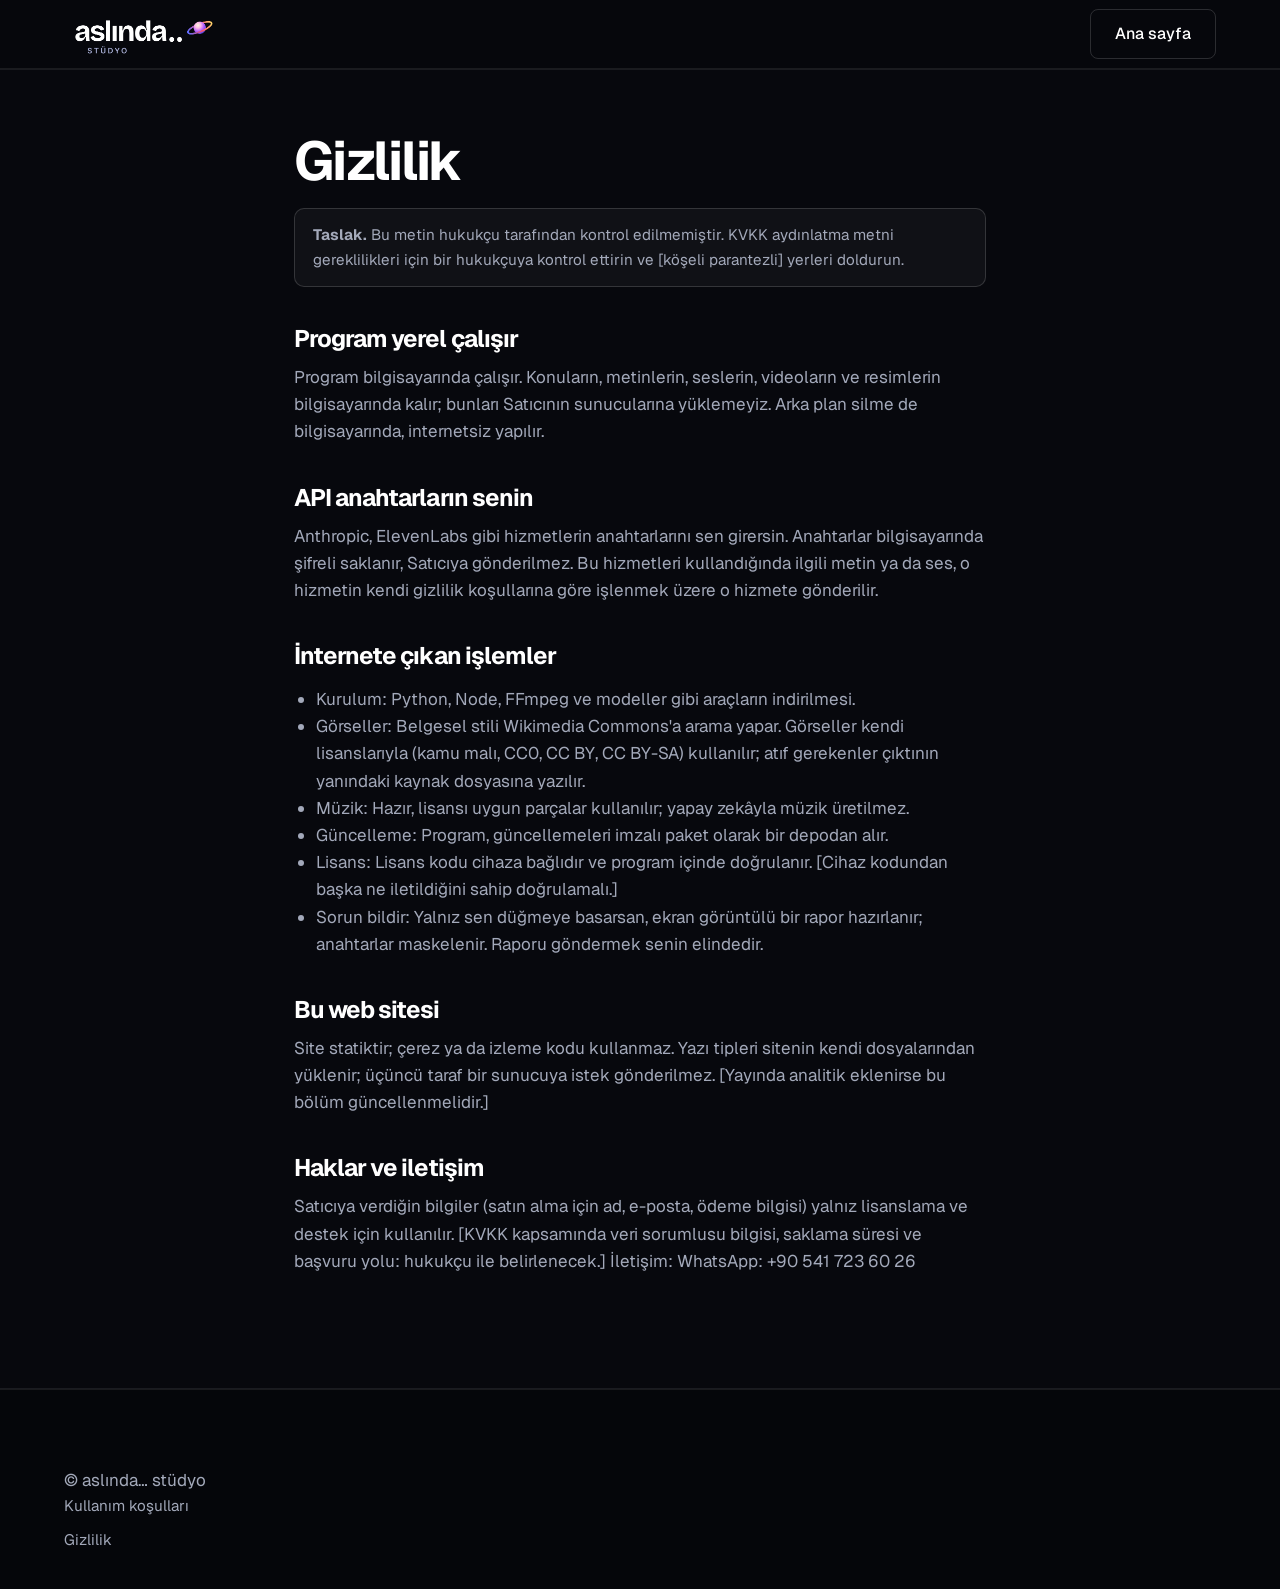
<file: gizlilik.html>
<!doctype html>
<html lang="tr">
<head>
<meta charset="utf-8">
<meta name="viewport" content="width=device-width,initial-scale=1">
<title>Gizlilik | aslında… stüdyo</title><link rel="icon" type="image/svg+xml" href="medya/marka/ikon.svg">
<meta name="robots" content="noindex">

<link rel="stylesheet" href="font/font.css">

<link rel="stylesheet" href="stil.css">
</head>
<body>
<div class="loader" aria-hidden="true"><div class="loader-in"><img src="medya/marka/ikon.svg" alt="" width="96" height="96"><span class="loader-bar"></span></div></div><script src="gecis.js"></script>
<header class="top"><div class="wrap"><a class="logo" href="index.html"><img src="medya/marka/logo.png" alt="aslında… stüdyo" width="1241" height="446"></a><a class="btn sec" href="index.html">Ana sayfa</a></div></header>
<div class="band" aria-hidden="true"></div>
<main class="legal"><div class="wrap">
<h1>Gizlilik</h1>
<p class="draft"><b>Taslak.</b> Bu metin hukukçu tarafından kontrol edilmemiştir. KVKK aydınlatma metni gereklilikleri için bir hukukçuya kontrol ettirin ve [köşeli parantezli] yerleri doldurun.</p>

<h2>Program yerel çalışır</h2>
<p>Program bilgisayarında çalışır. Konuların, metinlerin, seslerin, videoların ve resimlerin bilgisayarında kalır; bunları Satıcının sunucularına yüklemeyiz. Arka plan silme de bilgisayarında, internetsiz yapılır.</p>

<h2>API anahtarların senin</h2>
<p>Anthropic, ElevenLabs gibi hizmetlerin anahtarlarını sen girersin. Anahtarlar bilgisayarında şifreli saklanır, Satıcıya gönderilmez. Bu hizmetleri kullandığında ilgili metin ya da ses, o hizmetin kendi gizlilik koşullarına göre işlenmek üzere o hizmete gönderilir.</p>

<h2>İnternete çıkan işlemler</h2>
<ul>
<li>Kurulum: Python, Node, FFmpeg ve modeller gibi araçların indirilmesi.</li>
<li>Görseller: Belgesel stili Wikimedia Commons'a arama yapar. Görseller kendi lisanslarıyla (kamu malı, CC0, CC BY, CC BY-SA) kullanılır; atıf gerekenler çıktının yanındaki kaynak dosyasına yazılır.</li>
<li>Müzik: Hazır, lisansı uygun parçalar kullanılır; yapay zekâyla müzik üretilmez.</li>
<li>Güncelleme: Program, güncellemeleri imzalı paket olarak bir depodan alır.</li>
<li>Lisans: Lisans kodu cihaza bağlıdır ve program içinde doğrulanır. [Cihaz kodundan başka ne iletildiğini sahip doğrulamalı.]</li>
<li>Sorun bildir: Yalnız sen düğmeye basarsan, ekran görüntülü bir rapor hazırlanır; anahtarlar maskelenir. Raporu göndermek senin elindedir.</li>
</ul>

<h2>Bu web sitesi</h2>
<p>Site statiktir; çerez ya da izleme kodu kullanmaz. Yazı tipleri sitenin kendi dosyalarından yüklenir; üçüncü taraf bir sunucuya istek gönderilmez. [Yayında analitik eklenirse bu bölüm güncellenmelidir.]</p>

<h2>Haklar ve iletişim</h2>
<p>Satıcıya verdiğin bilgiler (satın alma için ad, e-posta, ödeme bilgisi) yalnız lisanslama ve destek için kullanılır. [KVKK kapsamında veri sorumlusu bilgisi, saklama süresi ve başvuru yolu: hukukçu ile belirlenecek.] İletişim: WhatsApp: +90 541 723 60 26</p>
</div></main>
<div class="band" aria-hidden="true"></div>
<footer><div class="wrap"><p>© aslında… stüdyo</p><nav aria-label="Yasal"><a href="kosullar.html">Kullanım koşulları</a><a href="gizlilik.html">Gizlilik</a></nav></div></footer>
</body>
</html>
</file>
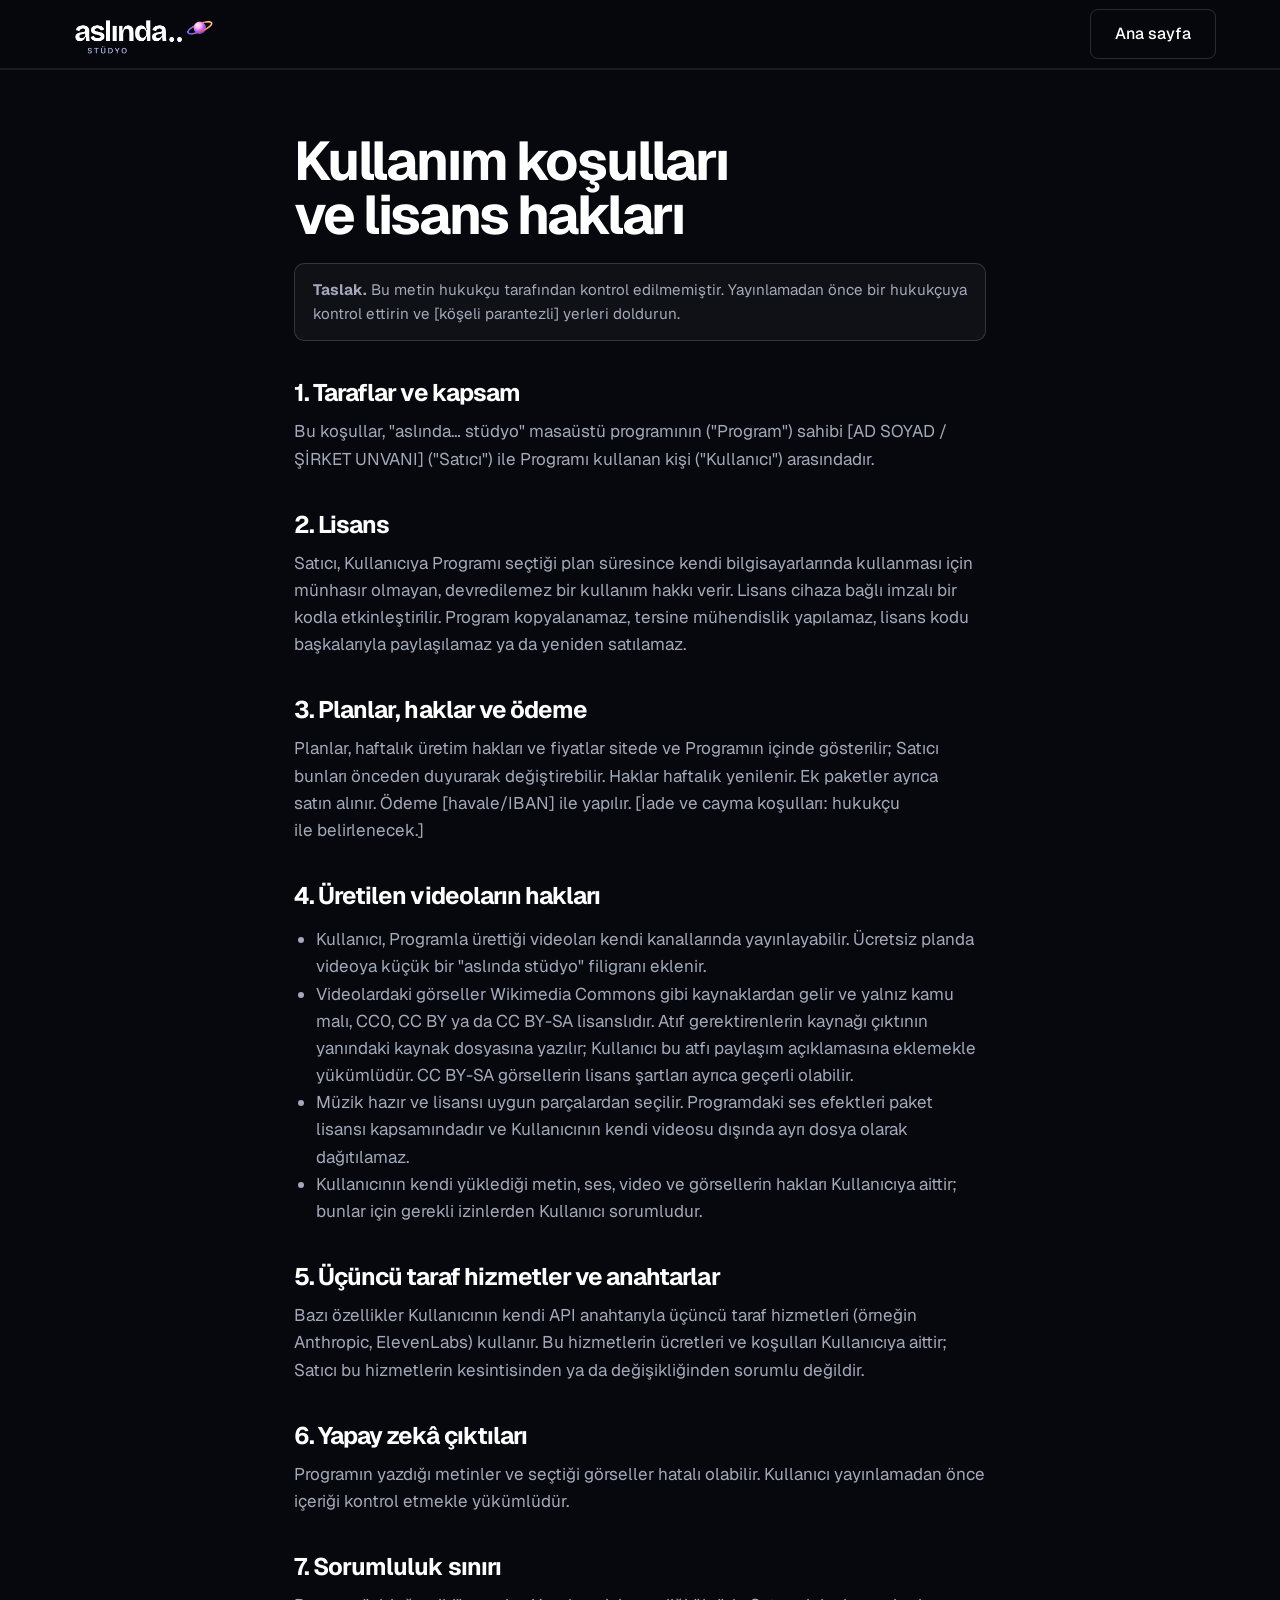
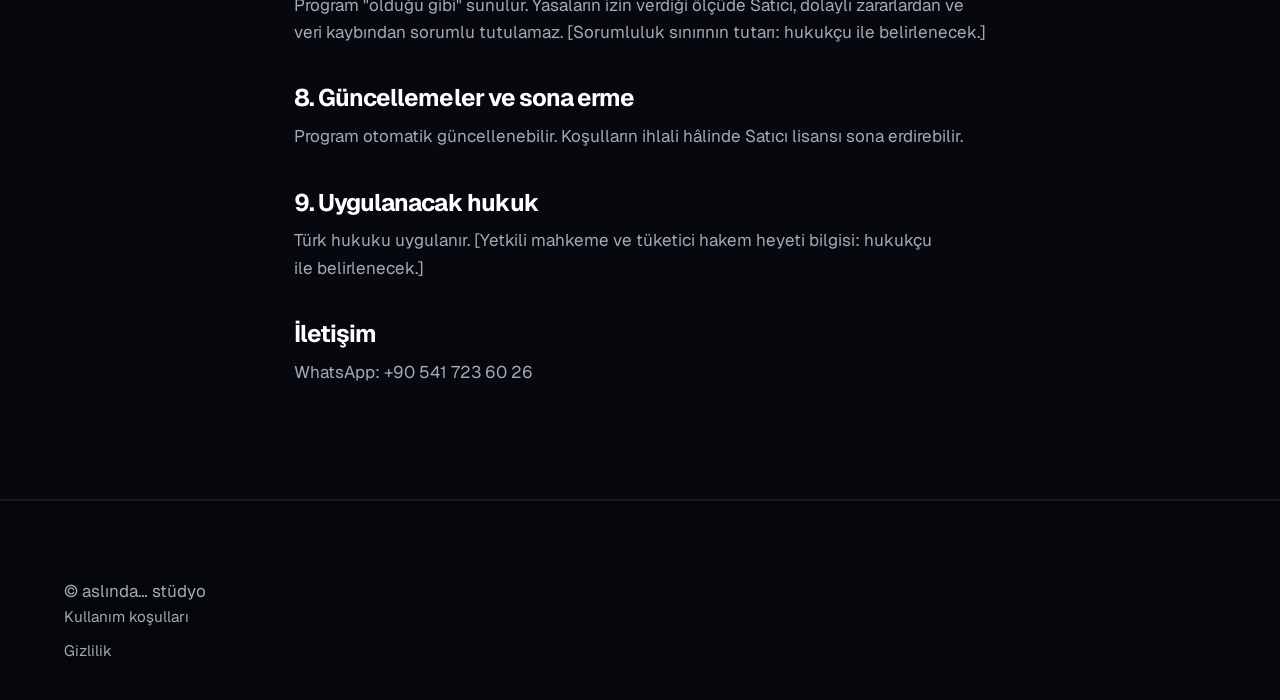
<file: kosullar.html>
<!doctype html>
<html lang="tr">
<head>
<meta charset="utf-8">
<meta name="viewport" content="width=device-width,initial-scale=1">
<title>Kullanım koşulları | aslında… stüdyo</title><link rel="icon" type="image/svg+xml" href="medya/marka/ikon.svg">
<meta name="robots" content="noindex">

<link rel="stylesheet" href="font/font.css">

<link rel="stylesheet" href="stil.css">
</head>
<body>
<div class="loader" aria-hidden="true"><div class="loader-in"><img src="medya/marka/ikon.svg" alt="" width="96" height="96"><span class="loader-bar"></span></div></div><script src="gecis.js"></script>
<header class="top"><div class="wrap"><a class="logo" href="index.html"><img src="medya/marka/logo.png" alt="aslında… stüdyo" width="1241" height="446"></a><a class="btn sec" href="index.html">Ana sayfa</a></div></header>
<div class="band" aria-hidden="true"></div>
<main class="legal"><div class="wrap">
<h1>Kullanım koşulları ve lisans hakları</h1>
<p class="draft"><b>Taslak.</b> Bu metin hukukçu tarafından kontrol edilmemiştir. Yayınlamadan önce bir hukukçuya kontrol ettirin ve [köşeli parantezli] yerleri doldurun.</p>

<h2>1. Taraflar ve kapsam</h2>
<p>Bu koşullar, "aslında… stüdyo" masaüstü programının ("Program") sahibi [AD SOYAD / ŞİRKET UNVANI] ("Satıcı") ile Programı kullanan kişi ("Kullanıcı") arasındadır.</p>

<h2>2. Lisans</h2>
<p>Satıcı, Kullanıcıya Programı seçtiği plan süresince kendi bilgisayarlarında kullanması için münhasır olmayan, devredilemez bir kullanım hakkı verir. Lisans cihaza bağlı imzalı bir kodla etkinleştirilir. Program kopyalanamaz, tersine mühendislik yapılamaz, lisans kodu başkalarıyla paylaşılamaz ya da yeniden satılamaz.</p>

<h2>3. Planlar, haklar ve ödeme</h2>
<p>Planlar, haftalık üretim hakları ve fiyatlar sitede ve Programın içinde gösterilir; Satıcı bunları önceden duyurarak değiştirebilir. Haklar haftalık yenilenir. Ek paketler ayrıca satın alınır. Ödeme [havale/IBAN] ile yapılır. [İade ve cayma koşulları: hukukçu ile belirlenecek.]</p>

<h2>4. Üretilen videoların hakları</h2>
<ul>
<li>Kullanıcı, Programla ürettiği videoları kendi kanallarında yayınlayabilir. Ücretsiz planda videoya küçük bir "aslında stüdyo" filigranı eklenir.</li>
<li>Videolardaki görseller Wikimedia Commons gibi kaynaklardan gelir ve yalnız kamu malı, CC0, CC BY ya da CC BY-SA lisanslıdır. Atıf gerektirenlerin kaynağı çıktının yanındaki kaynak dosyasına yazılır; Kullanıcı bu atfı paylaşım açıklamasına eklemekle yükümlüdür. CC BY-SA görsellerin lisans şartları ayrıca geçerli olabilir.</li>
<li>Müzik hazır ve lisansı uygun parçalardan seçilir. Programdaki ses efektleri paket lisansı kapsamındadır ve Kullanıcının kendi videosu dışında ayrı dosya olarak dağıtılamaz.</li>
<li>Kullanıcının kendi yüklediği metin, ses, video ve görsellerin hakları Kullanıcıya aittir; bunlar için gerekli izinlerden Kullanıcı sorumludur.</li>
</ul>

<h2>5. Üçüncü taraf hizmetler ve anahtarlar</h2>
<p>Bazı özellikler Kullanıcının kendi API anahtarıyla üçüncü taraf hizmetleri (örneğin Anthropic, ElevenLabs) kullanır. Bu hizmetlerin ücretleri ve koşulları Kullanıcıya aittir; Satıcı bu hizmetlerin kesintisinden ya da değişikliğinden sorumlu değildir.</p>

<h2>6. Yapay zekâ çıktıları</h2>
<p>Programın yazdığı metinler ve seçtiği görseller hatalı olabilir. Kullanıcı yayınlamadan önce içeriği kontrol etmekle yükümlüdür.</p>

<h2>7. Sorumluluk sınırı</h2>
<p>Program "olduğu gibi" sunulur. Yasaların izin verdiği ölçüde Satıcı, dolaylı zararlardan ve veri kaybından sorumlu tutulamaz. [Sorumluluk sınırının tutarı: hukukçu ile belirlenecek.]</p>

<h2>8. Güncellemeler ve sona erme</h2>
<p>Program otomatik güncellenebilir. Koşulların ihlali hâlinde Satıcı lisansı sona erdirebilir.</p>

<h2>9. Uygulanacak hukuk</h2>
<p>Türk hukuku uygulanır. [Yetkili mahkeme ve tüketici hakem heyeti bilgisi: hukukçu ile belirlenecek.]</p>

<h2>İletişim</h2>
<p>WhatsApp: +90 541 723 60 26</p>
</div></main>
<div class="band" aria-hidden="true"></div>
<footer><div class="wrap"><p>© aslında… stüdyo</p><nav aria-label="Yasal"><a href="kosullar.html">Kullanım koşulları</a><a href="gizlilik.html">Gizlilik</a></nav></div></footer>
</body>
</html>
</file>
<file: font/font.css>
/* Geist (SIL OFL 1.1), self-hosted from @fontsource-variable 5.2.5 */
@font-face{font-family:"Geist Variable";font-style:normal;font-display:swap;font-weight:100 900;src:url(geist-latin-ext.woff2) format("woff2-variations");unicode-range:U+0100-02BA,U+02BD-02C5,U+02C7-02CC,U+02CE-02D7,U+02DD-02FF,U+0304,U+0308,U+0329,U+1D00-1DBF,U+1E00-1E9F,U+1EF2-1EFF,U+2020,U+20A0-20AB,U+20AD-20C0,U+2113,U+2C60-2C7F,U+A720-A7FF}
@font-face{font-family:"Geist Variable";font-style:normal;font-display:swap;font-weight:100 900;src:url(geist-latin.woff2) format("woff2-variations");unicode-range:U+0000-00FF,U+0131,U+0152-0153,U+02BB-02BC,U+02C6,U+02DA,U+02DC,U+0304,U+0308,U+0329,U+2000-206F,U+20AC,U+2122,U+2191,U+2193,U+2212,U+2215,U+FEFF,U+FFFD}
@font-face{font-family:"Geist Mono Variable";font-style:normal;font-display:swap;font-weight:100 900;src:url(geist-mono-latin-ext.woff2) format("woff2-variations");unicode-range:U+0100-02BA,U+02BD-02C5,U+02C7-02CC,U+02CE-02D7,U+02DD-02FF,U+0304,U+0308,U+0329,U+1D00-1DBF,U+1E00-1E9F,U+1EF2-1EFF,U+2020,U+20A0-20AB,U+20AD-20C0,U+2113,U+2C60-2C7F,U+A720-A7FF}
@font-face{font-family:"Geist Mono Variable";font-style:normal;font-display:swap;font-weight:100 900;src:url(geist-mono-latin.woff2) format("woff2-variations");unicode-range:U+0000-00FF,U+0131,U+0152-0153,U+02BB-02BC,U+02C6,U+02DA,U+02DC,U+0304,U+0308,U+0329,U+2000-206F,U+20AC,U+2122,U+2191,U+2193,U+2212,U+2215,U+FEFF,U+FFFD}
</file>
<file: stil.css>
/* aslında… stüdyo tanıtım sitesi. Yön: aslında kimliği + Vercel sadeliği + Apple anlatımı.
   Zemin #07080d, 1px çizgi düzeni, Geist; renk yalnız vurguda (imza gradyanı + gezegen logosu), tek birincil eylem beyaz.
   Hareket: transform/opacity (+ ölçülü blur); sahneler kaydırma ilerlemesine bağlı (app.js --p), prefers-reduced-motion'da hareket yerine yumuşak fade. */

:root{
  --bg:#07080d; --bg2:#0b0d14; --bg3:#10131c;
  --tx:#fff; --mut:#a3a9ba; --mut2:#8189a0;
  --line:rgba(255,255,255,.08); --line2:rgba(255,255,255,.15);
  --surf:rgba(255,255,255,.025); --surf2:rgba(255,255,255,.055);
  --blue:#5d6bff; --vio:#b45cff; --rose:#ff4f6d;
  --grad:linear-gradient(90deg,#5d6bff,#b45cff,#ff4f6d);
  --font:"Geist Variable","Geist","Inter","Segoe UI",system-ui,-apple-system,sans-serif;
  --mono:"Geist Mono Variable","Geist Mono",ui-monospace,"Cascadia Mono",Consolas,monospace;
  --ease:cubic-bezier(.16,1,.3,1);
  --pad:clamp(20px,5vw,72px);
  --r:12px;
}
*{box-sizing:border-box}
html{scroll-behavior:smooth;scrollbar-color:#2a2f45 var(--bg);scrollbar-width:thin;background:var(--bg)}
body{margin:0;background:var(--bg);color:var(--tx);font:400 17px/1.6 var(--font);-webkit-font-smoothing:antialiased;overflow-x:hidden;caret-color:var(--vio);font-feature-settings:"ss01","cv11"}
img,video,svg{max-width:100%}
video{display:block}
a{color:#fff;text-underline-offset:3px;text-decoration-thickness:1px}
a:hover{color:#fff;text-decoration-color:var(--vio)}
::selection{background:var(--vio);color:#fff}
:focus-visible{outline:2px solid #c9ceff;outline-offset:3px;border-radius:4px}
h1,h2,h3,h4{font-family:var(--font);margin:0;text-wrap:balance;color:var(--tx)}
h1{font-weight:700;font-size:clamp(2.9rem,7.2vw,6rem);line-height:1;letter-spacing:-.04em}
h2{font-weight:700;font-size:clamp(2.1rem,4.8vw,4rem);line-height:1.04;letter-spacing:-.04em}
h3{font-weight:600;font-size:1.3rem;line-height:1.2;letter-spacing:-.02em}
h4{font-weight:600;font-size:1.05rem;line-height:1.3;letter-spacing:-.01em}
p{margin:0 0 1em;max-width:62ch;text-wrap:pretty}
.wrap{padding-inline:var(--pad);max-width:1280px;margin-inline:auto;position:relative}
section[id]{--hh:68px;scroll-margin-top:calc(var(--hh) + 28px - clamp(64px,9vw,128px))}
#top{scroll-margin-top:0}#ozellikler,#iletisim{scroll-margin-top:calc(var(--hh) + 28px)}
@media(max-width:640px){section[id]{--hh:108px}}
.sec{padding-block:clamp(72px,11vw,168px)}
.shead{max-width:820px}
.lede{color:var(--mut);margin-top:22px;font-size:1.15rem}
.skip{position:absolute;left:12px;top:-60px;background:#fff;color:var(--bg);padding:10px 16px;border-radius:8px;z-index:99;font-weight:700}
.skip:focus{top:12px}
.skip:hover{color:var(--bg)}
.band{height:1px;background:var(--line)}
/* 1px sütun çizgileri (yalnız geniş ekran) */
@media(min-width:1340px){
  body::before{content:"";position:fixed;inset:0;z-index:0;pointer-events:none;width:min(1280px,100%);margin-inline:auto;border-inline:1px solid var(--line)}
  main,footer{position:relative;z-index:1}
}

/* ---------- düğmeler ---------- */
.btn{display:inline-flex;align-items:center;justify-content:center;gap:10px;font:500 1rem/1 var(--font);min-height:50px;padding:15px 24px;border-radius:8px;text-decoration:none;border:1px solid var(--line2);color:#fff;background:transparent;cursor:pointer;transition:transform .25s var(--ease),background .2s,border-color .2s,box-shadow .25s var(--ease)}
.btn svg{width:18px;height:18px;flex:none;transition:transform .3s var(--ease)}
.btn:hover{background:var(--surf2);border-color:rgba(255,255,255,.32);color:#fff}
.btn:active{transform:translateY(1px)}
.btn.pri{background:#fff;border-color:#fff;color:#07080d;font-weight:600}
.btn.pri:hover{background:#dfe2ec;border-color:#dfe2ec;color:#07080d}
.btn.pri:hover svg{transform:translateY(3px)}
.btn.sm{min-height:44px;padding:11px 18px;font-size:.95rem}

/* ---------- üst çubuk ---------- */
header.top{position:sticky;top:0;z-index:50;background:rgba(7,8,13,.8);backdrop-filter:blur(14px);-webkit-backdrop-filter:blur(14px);border-bottom:1px solid var(--line)}
header.top .wrap{display:flex;align-items:center;gap:24px;min-height:68px;max-width:1376px}
.prog{position:absolute;left:0;bottom:-1px;height:1px;width:100%;background:var(--grad);transform:scaleX(0);transform-origin:0 50%}
.logo{display:flex;align-items:center;gap:12px;font:700 1.1rem var(--font);color:var(--tx);text-decoration:none;margin-right:auto;letter-spacing:-.02em}
.logo:hover{color:#fff}
.logo img{display:block;height:58px;width:auto;margin-block:-8px}
footer .logo img{height:84px;margin:0 0 4px -10px}
@media(max-width:600px){.logo img{height:46px}}
nav.main{display:flex;gap:2px}
nav.main a{color:var(--mut);text-decoration:none;font-weight:500;padding:10px 12px;border-radius:8px;font-size:.95rem;transition:color .2s,background .2s}
nav.main a:hover{background:var(--surf2);color:#fff}

/* ---------- hero ---------- */
.hero{position:relative;padding-top:clamp(48px,7vw,104px);overflow:hidden;isolation:isolate}
.hero::before{content:"";position:absolute;z-index:-2;inset:-10% -10% auto -10%;height:110%;background:radial-gradient(55% 45% at 20% 0%,rgba(93,107,255,.2),transparent 70%),radial-gradient(40% 40% at 86% 36%,rgba(255,79,109,.09),transparent 70%)}
.hero::after{content:"";position:absolute;z-index:-1;inset:0;background-image:linear-gradient(var(--line) 1px,transparent 1px),linear-gradient(90deg,var(--line) 1px,transparent 1px);background-size:80px 80px;background-position:center top;-webkit-mask-image:radial-gradient(70% 60% at 50% 20%,#000,transparent 75%);mask-image:radial-gradient(70% 60% at 50% 20%,#000,transparent 75%);opacity:.7}
.hero-top{display:grid;grid-template-columns:minmax(0,1.3fr) minmax(280px,.7fr);gap:clamp(24px,5vw,72px);align-items:end;max-width:1376px}
h1 .w{display:inline-block;transition:text-shadow .35s,filter .35s}
h1 .acc .w{background:var(--grad);-webkit-background-clip:text;background-clip:text;-webkit-text-fill-color:transparent;color:transparent}
h1 .w.on{text-shadow:0 0 36px rgba(180,92,255,.7)}
h1 .acc .w.on{filter:brightness(1.3) drop-shadow(0 0 16px rgba(180,92,255,.55))}
.hero .lead{font-size:1.2rem;color:var(--mut);margin-bottom:24px}
.cta{display:flex;flex-wrap:wrap;gap:12px}
.fine{display:flex;flex-wrap:wrap;gap:8px;margin:22px 0 0;padding:0;list-style:none;font:400 .76rem/1.2 var(--mono);color:var(--mut2)}
.fine li{padding:7px 11px;border:1px solid var(--line);border-radius:6px;background:var(--surf)}
.stagebox{position:relative;max-width:1376px;margin:clamp(48px,7vw,104px) auto 0;padding-bottom:0}
.orbit{position:absolute;left:50%;top:46%;width:min(1100px,130vw);aspect-ratio:1;translate:-50% -50%;pointer-events:none;z-index:0}
.orbit b{position:absolute;inset:0;border-radius:50%;border:1px solid rgba(255,255,255,.06)}
.orbit b+b{inset:12%;border-color:rgba(180,92,255,.1)}
.orbit i{display:none}
.frieze{position:relative;z-index:1;display:grid;grid-template-columns:repeat(4,minmax(0,1fr));gap:clamp(12px,2.6vw,36px);max-width:1120px;margin-inline:auto;padding-inline:var(--pad);align-items:start;--hp:0}

/* telefon çerçevesi */
.ph{margin:0;position:relative;padding:6px;border-radius:30px;background:linear-gradient(180deg,#161a2c,#0c0f1b);border:1px solid var(--line2);box-shadow:0 36px 60px -28px rgba(0,0,0,.85),0 0 0 1px rgba(0,0,0,.4)}
.frieze .ph:nth-child(even){margin-top:clamp(0px,4vw,56px)}
.frieze .ph{translate:0 calc(var(--hp) * var(--k,-40px))}
.frieze .ph:nth-child(1){--k:-30px}.frieze .ph:nth-child(2){--k:-110px}.frieze .ph:nth-child(3){--k:-60px}.frieze .ph:nth-child(4){--k:-150px}
.ph .vid{border-radius:24px;overflow:hidden;background:#05060b}
.ph video,.ph .bos{width:100%;aspect-ratio:9/16;object-fit:cover;display:block;background:#05060b}

/* ---------- program: sahne ---------- */
#program .shead{max-width:1040px}
#program h2{font-size:clamp(2.4rem,6.2vw,5.4rem);line-height:1.02}
[data-scrub] .sw{display:inline;opacity:1}
.scene{position:relative;height:190vh;margin-top:clamp(36px,5vw,72px)}
.scene-in{position:sticky;top:76px;height:calc(100vh - 92px);min-height:420px;display:grid;place-items:center;padding-inline:var(--pad)}
.demo{--s0:.58;margin:0;width:min(100%,1280px,calc((100vh - 120px) * 16 / 9));border-radius:16px;overflow:hidden;border:1px solid var(--line2);background:#05060b;box-shadow:0 60px 120px -50px rgba(93,107,255,.35),0 40px 80px -40px rgba(0,0,0,.9);aspect-ratio:16/9;transform-origin:50% 50%;transform:scale(calc(var(--s0) + (1 - var(--s0)) * var(--p,1)));will-change:transform}
.demo video{display:block;width:100%;height:100%;object-fit:cover}
.win{margin:0;border-radius:var(--r);border:1px solid var(--line2);background:var(--bg2);overflow:hidden;box-shadow:0 40px 80px -40px rgba(0,0,0,.9),0 0 0 1px rgba(0,0,0,.3)}
.win.big{margin-top:clamp(24px,3vw,40px);box-shadow:0 50px 100px -50px rgba(93,107,255,.3),0 40px 80px -40px rgba(0,0,0,.9)}
.win .bar{display:flex;align-items:center;gap:7px;padding:11px 14px;border-bottom:1px solid var(--line);background:rgba(255,255,255,.025)}
.win .bar span{width:9px;height:9px;border-radius:50%;background:rgba(255,255,255,.16)}
.win .bar em{margin-left:10px;font:400 .74rem/1 var(--mono);color:var(--mut2)}
.shot{display:block;overflow:hidden}
.shot img{display:block;width:100%;height:auto}
.duo{display:grid;grid-template-columns:minmax(0,1.25fr) minmax(0,.75fr);gap:clamp(28px,5vw,72px);align-items:center;margin-top:clamp(40px,6vw,96px)}
.pts{list-style:none;margin:0;padding:0;display:grid;gap:0}
.pts li{padding:22px 0;border-top:1px solid var(--line)}
.pts li:last-child{border-bottom:1px solid var(--line)}
.pts h3{font-size:1.1rem;margin-bottom:6px}
.pts p{margin:0;color:var(--mut);font-size:.97rem}

/* ---------- tarzlar ---------- */
.show{position:relative;isolation:isolate}
.show::before{content:"";position:absolute;z-index:-1;inset:0;background:radial-gradient(45% 55% at 82% 50%,rgba(180,92,255,.1),transparent 70%)}
.show-grid{display:grid;grid-template-columns:minmax(0,1.1fr) minmax(0,.9fr);gap:clamp(32px,6vw,96px);align-items:start;margin-top:clamp(40px,5vw,72px)}
.styles{display:grid;gap:8px}
.styles button{display:grid;grid-template-columns:52px 1fr;gap:4px 18px;align-items:center;text-align:left;font:inherit;color:#fff;background:var(--surf);border:1px solid var(--line);border-radius:var(--r);padding:12px 18px 12px 12px;cursor:pointer;transition:background .25s,border-color .25s,transform .3s var(--ease)}
.styles button:hover{border-color:var(--line2);background:var(--surf2)}
.styles .th{grid-row:1/3;width:52px;aspect-ratio:9/16;background:var(--bg3) center/cover no-repeat;border-radius:8px;display:grid;place-items:center;font:700 1.4rem var(--font);font-style:normal;color:var(--vio)}
.styles .th.blank{font-size:0;background:var(--bg3) url(medya/arayuz-reels.jpg) 30% 0/cover}
.styles b{font:600 1.15rem/1.2 var(--font);letter-spacing:-.015em;align-self:end}
.styles span.d{font-size:.93rem;color:var(--mut);align-self:start;max-width:50ch}
.styles button[aria-selected="true"]{border-color:rgba(255,255,255,.4);background:rgba(255,255,255,.06)}
.stage{justify-self:center;width:min(100%,360px);position:sticky;top:100px}
.stage .ph.swap{animation:swap .6s var(--ease)}
.stage .bos{display:grid;place-content:center;gap:14px;text-align:center;padding:24px;background:linear-gradient(rgba(7,8,13,.82),rgba(7,8,13,.9)),url(medya/arayuz-reels.jpg) 28% 0/cover;color:var(--mut)}
.stage .bos .q{display:none}
.stage .bos p{margin:0;font-size:.98rem}
.cap-t{margin:16px 0 0;color:var(--mut);font-size:.95rem;text-align:center;max-width:none}

/* ---------- süreç ---------- */
.steps{display:grid;grid-template-columns:repeat(5,minmax(0,1fr));gap:clamp(16px,2.4vw,36px);margin:clamp(48px,6vw,88px) 0 0;padding:0;list-style:none;position:relative}
.steps li{position:relative;display:flex;flex-direction:column;gap:16px}
.steps li:not(:last-child)::after{content:"";position:absolute;top:23px;left:62px;right:calc(-1 * clamp(16px,2.4vw,36px) + 14px);height:1px;background:var(--line2);transform-origin:0 50%;transition:background .6s var(--ease)}
.nb{width:48px;height:48px;border-radius:50%;display:grid;place-items:center;font:500 .95rem var(--mono);color:#fff;border:1px solid var(--line2);background:var(--bg);font-variant-numeric:tabular-nums;transition:border-color .5s var(--ease),background .5s var(--ease),box-shadow .5s var(--ease)}
.steps h3{font-size:1.15rem;margin-bottom:6px}
.steps p{font-size:.95rem;color:var(--mut);margin:0}
.js .steps li>div{transition:opacity .7s var(--ease),translate .7s var(--ease)}
.js .steps li:not(.lit)>div{opacity:.25;translate:0 10px}
.js .steps li:not(.lit) .nb{opacity:.5}
.steps li.lit .nb{border-color:transparent;background:linear-gradient(var(--bg),var(--bg)) padding-box,var(--grad) border-box;box-shadow:0 0 30px -6px rgba(180,92,255,.5)}
.steps li.lit:not(:last-child)::after{background:linear-gradient(90deg,#b45cff,var(--line2))}

/* ---------- özellikler ---------- */
.lead-f{display:grid;grid-template-columns:minmax(0,1.1fr) minmax(0,.9fr);gap:clamp(24px,4vw,56px);align-items:center;margin-top:clamp(40px,5vw,72px);padding:clamp(28px,4.4vw,64px);border-radius:16px;border:1px solid var(--line2);background:radial-gradient(60% 120% at 100% 0%,rgba(93,107,255,.14),transparent 65%),var(--bg2);overflow:hidden}
.lead-f h3{font-size:clamp(1.8rem,3.4vw,2.8rem);font-weight:700;letter-spacing:-.04em;margin-bottom:16px}
.lead-f p{color:var(--mut);font-size:1.1rem;max-width:46ch;margin:0}
.lf-art{position:relative;aspect-ratio:1;max-width:300px;width:100%;justify-self:center}
.lf-art .ring{position:absolute;border-radius:50%;border:1px solid rgba(255,255,255,.1);inset:0}
.lf-art .r2{inset:15%;border-color:rgba(180,92,255,.26)}
.lf-art .r3{inset:30%;border-color:rgba(93,107,255,.38)}
.lf-art .dot{position:absolute;inset:0;animation:spin 18s linear infinite}
.lf-art .dot::after{content:"";position:absolute;top:-4px;left:50%;width:8px;height:8px;border-radius:50%;background:#fff;box-shadow:0 0 12px rgba(255,255,255,.55)}
.lf-art .d2{inset:15%;animation-duration:12s;animation-direction:reverse}
.lf-art .d2::after{background:var(--vio);box-shadow:0 0 12px rgba(180,92,255,.8)}
.lf-art .d3{inset:30%;animation-duration:8s}
.lf-art .d3::after{background:var(--rose);box-shadow:0 0 12px rgba(255,79,109,.8)}
.lf-art .core{position:absolute;inset:40%;border-radius:50%;display:grid;place-items:center;border:1px solid var(--line2);background:var(--bg2)}
.lf-art .core svg{width:42%;height:42%;fill:#fff;margin-left:6%}
.groups{margin-top:clamp(40px,5vw,72px)}
.grp{display:grid;grid-template-columns:minmax(0,.34fr) minmax(0,1fr);gap:clamp(20px,4vw,56px);padding-block:clamp(32px,4vw,52px);border-top:1px solid var(--line)}
.grp:last-child{border-bottom:1px solid var(--line)}
.grp>h3{font-size:1.5rem;font-weight:700;letter-spacing:-.03em;position:sticky;top:96px;align-self:start}
.flist{list-style:none;margin:0;padding:0;display:grid;grid-template-columns:repeat(2,minmax(0,1fr));gap:clamp(24px,3vw,40px) clamp(24px,4vw,56px)}
.flist li{display:grid;grid-template-columns:24px minmax(0,1fr);gap:14px}
.flist svg{width:22px;height:22px;fill:none;stroke:#c3c8dc;stroke-width:1.5;stroke-linecap:round;stroke-linejoin:round;margin-top:2px}
.flist h4{margin-bottom:6px;display:flex;align-items:center;gap:10px;flex-wrap:wrap}
.flist p{margin:0;color:var(--mut);font-size:.96rem}
.tag{font:500 .7rem/1 var(--mono);padding:4px 7px;border-radius:5px;color:#fff;background:var(--surf2);border:1px solid var(--line2)}

/* ---------- fiyat ---------- */
.plans{display:grid;grid-template-columns:repeat(4,minmax(0,1fr));gap:1px;margin-top:clamp(40px,5vw,72px);align-items:stretch;background:var(--line);border:1px solid var(--line);border-radius:var(--r);overflow:hidden}
.plan{background:var(--bg);padding:clamp(22px,2.4vw,32px);display:flex;flex-direction:column;gap:14px;position:relative}
.plan h3{font-size:1.2rem}
.plan .price{font:600 clamp(2.2rem,3.2vw,3rem)/1 var(--font);letter-spacing:-.04em;font-variant-numeric:tabular-nums;white-space:nowrap}
.plan .price small{font:400 .8rem var(--mono);color:var(--mut2);letter-spacing:0}
.plan .sub{margin:0;color:var(--mut);font-size:.95rem}
.plan ul{margin:0;padding:18px 0 0;border-top:1px solid var(--line);list-style:none;display:grid;gap:10px;font-size:.93rem;flex:1;align-content:start;color:#d9ddeb}
.plan li{display:grid;grid-template-columns:14px 1fr;gap:10px}
.plan li::before,.req li::before{content:"";flex:none;width:5px;height:10px;margin:.28em 3px 0;border:solid #aab1d6;border-width:0 1.5px 1.5px 0;transform:rotate(40deg)}
.plan .btn{width:100%;margin-top:6px}
.plan.best{background:linear-gradient(180deg,rgba(93,107,255,.12),transparent 55%),var(--bg)}
.plan.best::before{content:"";position:absolute;left:0;right:0;top:0;height:2px;background:var(--grad)}
.plan .sub b{color:#fff}
.trial{margin-top:20px;padding:20px 24px;background:var(--surf);border:1px solid var(--line);border-radius:var(--r)}
.trial p{margin:0;max-width:none;color:var(--mut)}
.trial b{color:#fff}
.subhead{font-size:1.35rem;margin:clamp(48px,6vw,80px) 0 18px}
.tablewrap{overflow-x:auto;border:1px solid var(--line);border-radius:var(--r);background:var(--surf)}
table{border-collapse:collapse;width:100%;min-width:420px}
th,td{padding:14px 20px;text-align:left;border-bottom:1px solid var(--line);font-variant-numeric:tabular-nums}
thead th{background:var(--surf2);color:var(--mut);font:500 .78rem var(--mono)}
tbody th{font-weight:600}
td{color:#d9ddeb}
tbody tr:last-child>*{border-bottom:0}
.note{color:var(--mut2);font-size:.92rem;margin-top:14px}
.packs{display:grid;grid-template-columns:repeat(3,minmax(0,1fr));gap:1px;background:var(--line);border:1px solid var(--line);border-radius:var(--r);overflow:hidden}
.pack{background:var(--bg);padding:20px 24px;display:flex;justify-content:space-between;align-items:baseline;gap:16px}
.pack b{font:500 1rem var(--font)}
.pack span{font:600 1.5rem var(--font);letter-spacing:-.03em;font-variant-numeric:tabular-nums;white-space:nowrap}
.pack i{font-style:normal}
.lira{display:inline-block;width:.5em;height:.7em;vertical-align:-.02em;margin-left:.12em;color:inherit}
.plan .sub .lira{width:.55em;height:.75em;margin-left:0}
.pack .lira{width:.45em;height:.62em}

/* ---------- indir ---------- */
#indir{position:relative;isolation:isolate;overflow:hidden}
#indir::before{content:"";position:absolute;z-index:-1;inset:0;background:radial-gradient(50% 80% at 15% 50%,rgba(93,107,255,.16),transparent 70%),radial-gradient(35% 70% at 95% 40%,rgba(255,79,109,.08),transparent 70%)}
#indir h2{font-size:clamp(2.4rem,5.6vw,4.8rem)}
#indir .dl p{color:var(--mut)}
.dl{display:grid;grid-template-columns:minmax(0,1.1fr) minmax(0,.9fr);gap:clamp(32px,6vw,96px);align-items:center}
.dl .cta{margin-top:28px}
.req{background:var(--surf);color:var(--mut);padding:clamp(24px,3vw,36px);border:1px solid var(--line2);border-radius:var(--r)}
.req h3{margin-bottom:16px;color:#fff}
.req ul{margin:0;padding:0;list-style:none;display:grid;gap:12px;font-size:.96rem}
.req li{display:grid;grid-template-columns:14px 1fr;gap:10px}

/* ---------- SSS ---------- */
.faq-grid{display:grid;grid-template-columns:minmax(0,.7fr) minmax(0,1.3fr);gap:clamp(28px,6vw,96px);align-items:start}
.faq-grid h2{position:sticky;top:104px}
.faq{display:grid;border-top:1px solid var(--line)}
details{border-bottom:1px solid var(--line)}
summary{cursor:pointer;list-style:none;padding:22px 44px 22px 0;font:500 1.12rem/1.3 var(--font);letter-spacing:-.015em;color:#fff;position:relative}
summary::-webkit-details-marker{display:none}
summary::after{content:"";position:absolute;right:8px;top:50%;width:9px;height:9px;border-right:1.5px solid var(--mut);border-bottom:1.5px solid var(--mut);translate:0 -70%;rotate:45deg;transition:rotate .3s var(--ease),border-color .2s}
details[open] summary::after{rotate:-135deg;translate:0 -30%;border-color:#fff}
details p{color:var(--mut);padding-bottom:22px;margin:0}

/* ---------- iletişim, alt bilgi ---------- */
.contact-box{display:grid;grid-template-columns:minmax(0,1fr) auto;gap:24px 56px;align-items:center;padding:clamp(28px,4vw,52px);border-radius:16px;border:1px solid var(--line2);background:radial-gradient(60% 140% at 0% 0%,rgba(180,92,255,.1),transparent 65%),var(--bg2)}
.contact-box h2{font-size:clamp(1.8rem,3.2vw,2.5rem)}
.contact{display:flex;flex-wrap:wrap;gap:16px 48px}
.contact b{display:block;color:var(--mut2);font:400 .76rem var(--mono);margin-bottom:6px}
.contact a,.contact span{font:600 1.25rem var(--font);letter-spacing:-.02em;color:#fff}
.contact a{text-decoration-color:var(--line2)}
footer{background:#05060a;color:var(--mut);padding-block:clamp(48px,6vw,80px) 36px;border-top:1px solid var(--line)}
.fcols{display:grid;grid-template-columns:minmax(0,1.5fr) repeat(3,minmax(0,.7fr));gap:32px 40px}
.fbrand p{margin:14px 0 0;font-size:.95rem;max-width:34ch;color:var(--mut2)}
footer nav{display:flex;flex-direction:column;gap:10px;align-items:flex-start}
footer h4{font:400 .76rem var(--mono);color:var(--mut2);margin-bottom:4px}
footer nav a{color:var(--mut);text-decoration:none;font-size:.95rem}
footer nav a:hover{color:#fff}
.legal-line{margin:clamp(32px,4vw,48px) 0 0;padding-top:22px;border-top:1px solid var(--line);font-size:.88rem;color:var(--mut2);max-width:none}

/* ---------- yasal sayfalar ---------- */
.legal{padding-block:64px 96px}
.legal .wrap{max-width:820px}
.legal h1{font-size:clamp(2.2rem,6vw,3.4rem);margin-bottom:18px}
.legal h2{font-size:1.5rem;margin:40px 0 12px}
.legal p,.legal li{color:var(--mut);max-width:70ch}
.legal ul{padding-left:22px}
.draft{background:rgba(255,255,255,.04);border:1px solid var(--line2);color:#e3e6f2;border-radius:10px;padding:14px 18px;margin:20px 0 8px;font-size:.95rem}
footer .wrap>p{margin:0}

/* ---------- duyarlı ---------- */
@media(max-width:1100px){
  .steps{grid-template-columns:repeat(3,minmax(0,1fr));row-gap:36px}
  .steps li:nth-child(3)::after{display:none}
  .plans{grid-template-columns:repeat(2,minmax(0,1fr))}
  .grp{grid-template-columns:minmax(0,1fr)}
  .grp>h3{position:static}
  .fcols{grid-template-columns:repeat(3,minmax(0,1fr))}
  .fbrand{grid-column:1/-1}
}
@media(max-width:860px){
  .hero-top,.show-grid,.dl,.duo,.lead-f,.faq-grid,.contact-box{grid-template-columns:minmax(0,1fr)}
  .frieze{grid-template-columns:repeat(2,minmax(0,1fr));row-gap:22px;max-width:520px}
  .frieze .ph:nth-child(even){margin-top:28px}
  .frieze .ph{--k:-36px !important}
  .stage{order:-1;position:static;width:min(100%,200px);justify-self:start}
  .stage .cap-t{display:none}
  .packs{grid-template-columns:minmax(0,1fr)}
  .steps{grid-template-columns:repeat(2,minmax(0,1fr))}
  .steps li:nth-child(even)::after,.steps li:nth-child(3)::after{display:none}
  .flist{grid-template-columns:minmax(0,1fr)}
  .faq-grid h2{position:static}
  .lf-art{max-width:220px;justify-self:start}
  .scene{height:130vh}
  .demo{--s0:.66}
}
@media(max-width:640px){
  body{font-size:16px}
  header.top .wrap{flex-wrap:wrap;gap:6px 12px;min-height:0;padding-block:10px}
  nav.main{order:3;width:100%;justify-content:space-between;gap:0;margin-inline:-12px;padding-bottom:2px}
  nav.main a{padding:9px 8px;font-size:.9rem}
  .hero-top{gap:16px}
  .hero .lead{font-size:1.05rem;margin-bottom:16px}
  .hero h1{font-size:clamp(2.7rem,13vw,3.4rem)}
  .cta .btn{flex:1 1 150px;padding-inline:14px}
  .plans{grid-template-columns:minmax(0,1fr)}
  .styles button{grid-template-columns:44px 1fr}
  .styles .th{width:44px}
  .styles button:not([aria-selected="true"]) span.d{display:none}
  .styles button:not([aria-selected="true"]) .th{grid-row:1}
  .steps{grid-template-columns:minmax(0,1fr);row-gap:0}
  .steps li{display:grid;grid-template-columns:48px 1fr;gap:16px;padding-bottom:28px}
  .steps li::after,.steps li:nth-child(even)::after,.steps li:nth-child(3)::after{display:block;content:"";top:56px;bottom:8px;left:23px;right:auto;width:1px;height:auto;background:var(--line2)}
  .steps li:last-child::after{display:none}
  .steps li.lit:not(:last-child)::after{background:linear-gradient(180deg,#b45cff,var(--line2))}
  .tablewrap th,.tablewrap td{padding:12px 12px}
  .win .bar em{display:none}
  .shot img{width:190%;max-width:none;margin-left:-34%}
  .shot{overflow:hidden}
  .fcols{grid-template-columns:repeat(2,minmax(0,1fr))}
  .scene-in{top:112px;height:calc(100vh - 128px);min-height:300px}
}

/* ---------- hareket (yalnız izin varsa; içerik varsayılan olarak görünür) ---------- */
@media(prefers-reduced-motion:no-preference){
  .js h1 .w{animation:wordin .9s var(--ease) both;animation-delay:calc(var(--i)*80ms)}
  .js .hero .lead,.js .hero .cta,.js .hero .fine{animation:fadeup .9s var(--ease) both;animation-delay:.45s}
  .js .hero .cta{animation-delay:.55s}.js .hero .fine{animation-delay:.65s}
  .js .frieze .ph{animation:rise 1.1s var(--ease) both;animation-delay:calc(var(--i)*140ms + .35s)}
  .js .rv{opacity:0;translate:0 24px;scale:.985;transition:opacity .9s var(--ease) var(--d,0s),translate 1s var(--ease) var(--d,0s),scale 1s var(--ease) var(--d,0s)}
  .js .rv.in{opacity:1;translate:none;scale:1;filter:none}
  .js .shot.rv,.js .win.rv{transform-origin:50% 100%;transition-property:opacity,translate,scale,filter;transition-duration:1.1s}
  .js .shot.rv.in,.js .win.rv.in{rotate:none}
  h2.arrive{animation:arrive 1.1s var(--ease)}
  @keyframes spin{to{transform:rotate(360deg)}}
  @keyframes arrive{0%{opacity:.35;transform:translateY(14px)}100%{opacity:1;transform:none}}
  @keyframes wordin{from{opacity:0;transform:translateY(.45em)}to{opacity:1;transform:none}}
  @keyframes fadeup{from{opacity:0;transform:translateY(16px)}to{opacity:1;transform:none}}
  @keyframes rise{from{opacity:0;transform:translateY(64px)}to{opacity:1;transform:none}}
  @keyframes swap{from{opacity:0;transform:translateY(18px) scale(.97)}to{opacity:1;transform:none}}
}
@media(prefers-reduced-motion:reduce){
  /* keep gentle fades (many Windows PCs report reduce); drop movement only */
  .js h1 .w,.js .hero .lead,.js .hero .cta,.js .hero .fine,.js .frieze .ph{animation:fadein .8s ease both}
  .js .rv{opacity:0;transition:opacity .7s ease var(--d,0s)}
  .js .rv.in{opacity:1}
  .scene{height:auto}
  .scene-in{position:static;height:auto;min-height:0}
  .demo{transform:none;will-change:auto}
  .frieze .ph{translate:none}
  .js .steps li:not(.lit)>div{translate:none}
  .stage{position:static}
  @keyframes fadein{from{opacity:0}to{opacity:1}}
}

/* floating WhatsApp contact */
.wa{position:fixed;right:20px;bottom:20px;z-index:60;display:flex;align-items:center;gap:8px;padding:12px 16px;border-radius:999px;background:#12803f;color:#fff;font-weight:700;text-decoration:none;box-shadow:0 10px 30px rgba(0,0,0,.35);transition:transform .25s ease,box-shadow .25s ease}
.wa:hover{transform:translateY(-3px);box-shadow:0 14px 36px rgba(0,0,0,.45)}
.wa:focus-visible{outline:2px solid #fff;outline-offset:3px}
@media(max-width:600px){.wa span{display:none}.wa{padding:14px}}

/* ---------- logo loader + page-to-page fade ---------- */
.loader{position:fixed;inset:0;z-index:100;display:grid;place-items:center;background:#07080d;transition:opacity .55s ease,visibility 0s linear .55s}
.loader-in{display:grid;justify-items:center;gap:22px}
.loader img{width:96px;height:96px;animation:loaderfloat 1.6s ease-in-out infinite;filter:drop-shadow(0 10px 30px rgba(180,92,255,.35))}
.loader-bar{width:120px;height:3px;border-radius:3px;background:rgba(255,255,255,.08);overflow:hidden;position:relative}
.loader-bar::after{content:"";position:absolute;inset:0;width:40%;border-radius:3px;background:linear-gradient(90deg,#5d6bff,#b45cff,#ff4f6d);animation:loaderbar 1.1s ease-in-out infinite}
html.yuklendi .loader{opacity:0;visibility:hidden}
html.yuklendi .loader img{animation:loaderout .55s ease forwards}
html.cikis .loader{opacity:1;visibility:visible;transition:opacity .35s ease}
html.cikis .loader img{animation:loaderfloat 1.6s ease-in-out infinite}
@keyframes loaderfloat{0%,100%{transform:translateY(0) rotate(-6deg)}50%{transform:translateY(-8px) rotate(6deg)}}
@keyframes loaderbar{0%{transform:translateX(-110%)}100%{transform:translateX(260%)}}
@keyframes loaderout{to{transform:scale(1.25);opacity:0}}
@media(prefers-reduced-motion:reduce){.loader img,.loader-bar::after{animation-duration:3s}}
@keyframes spin{to{transform:rotate(360deg)}}
</file>
